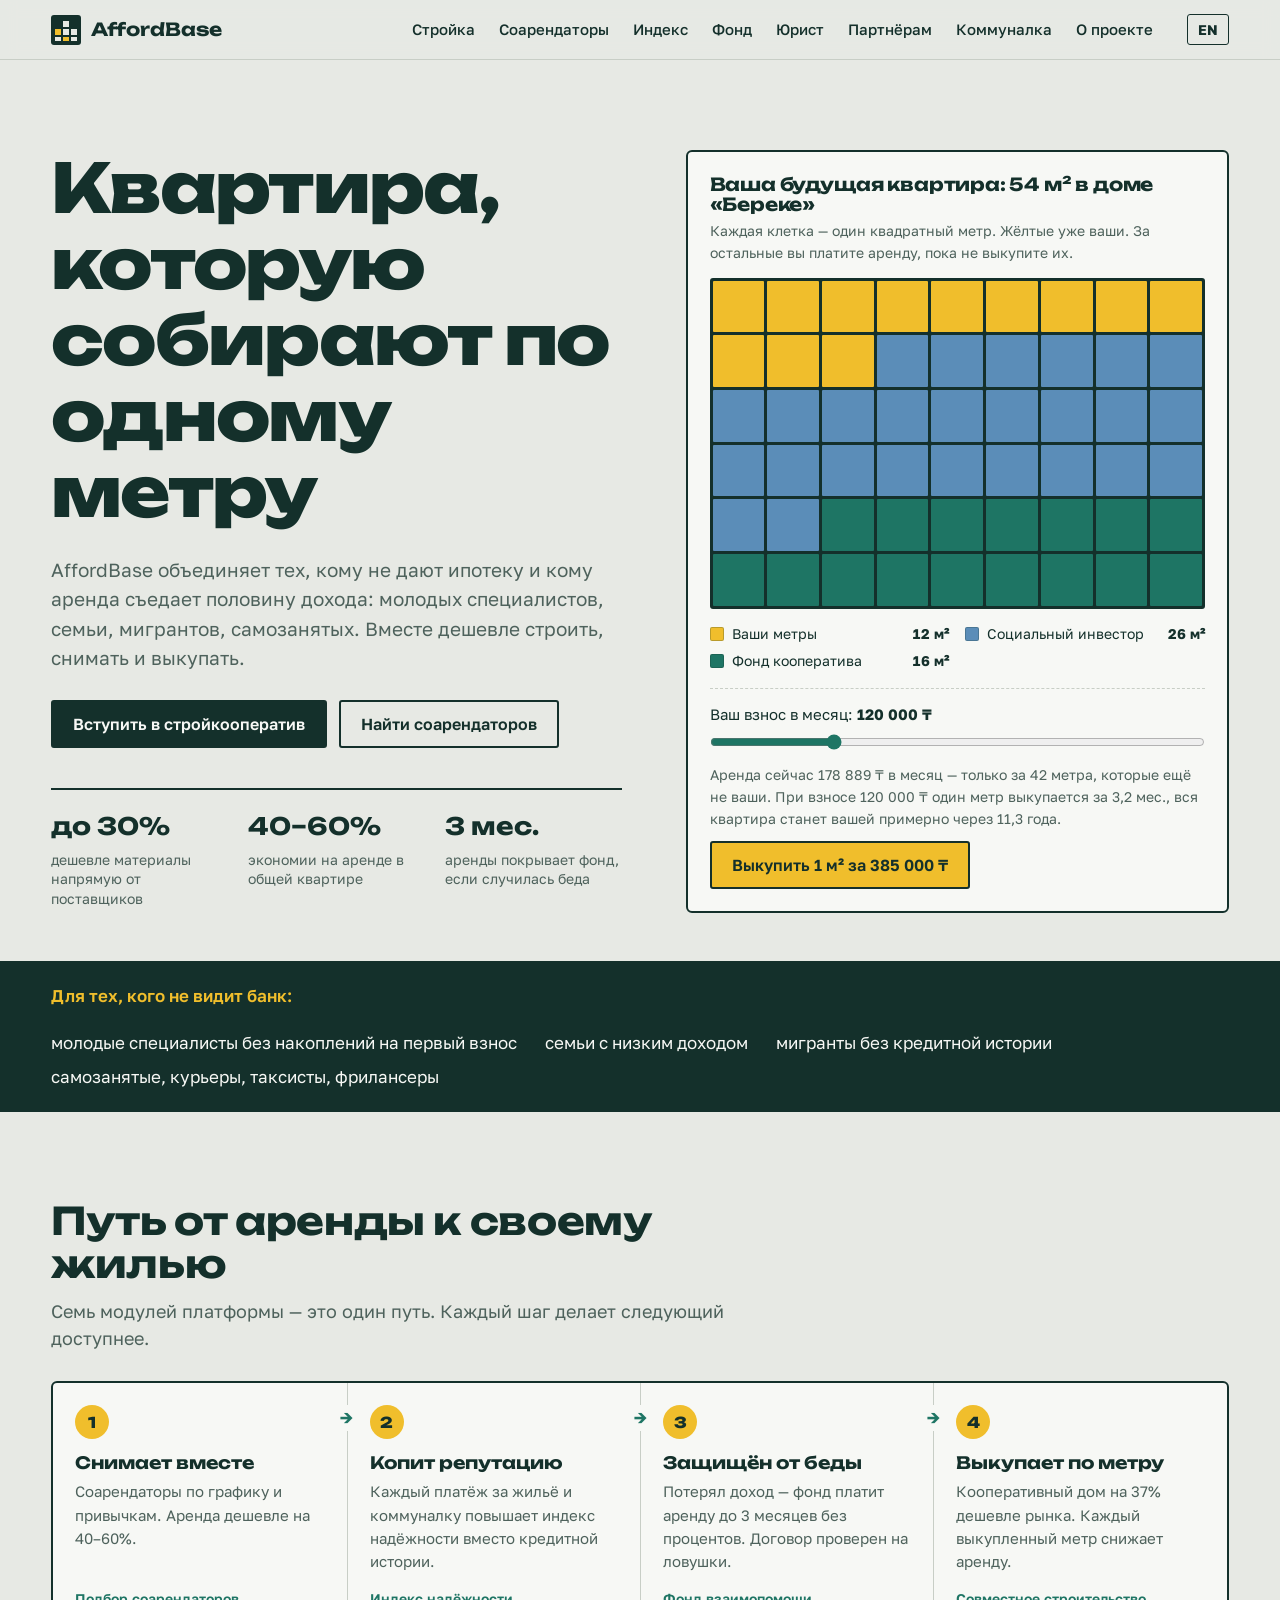
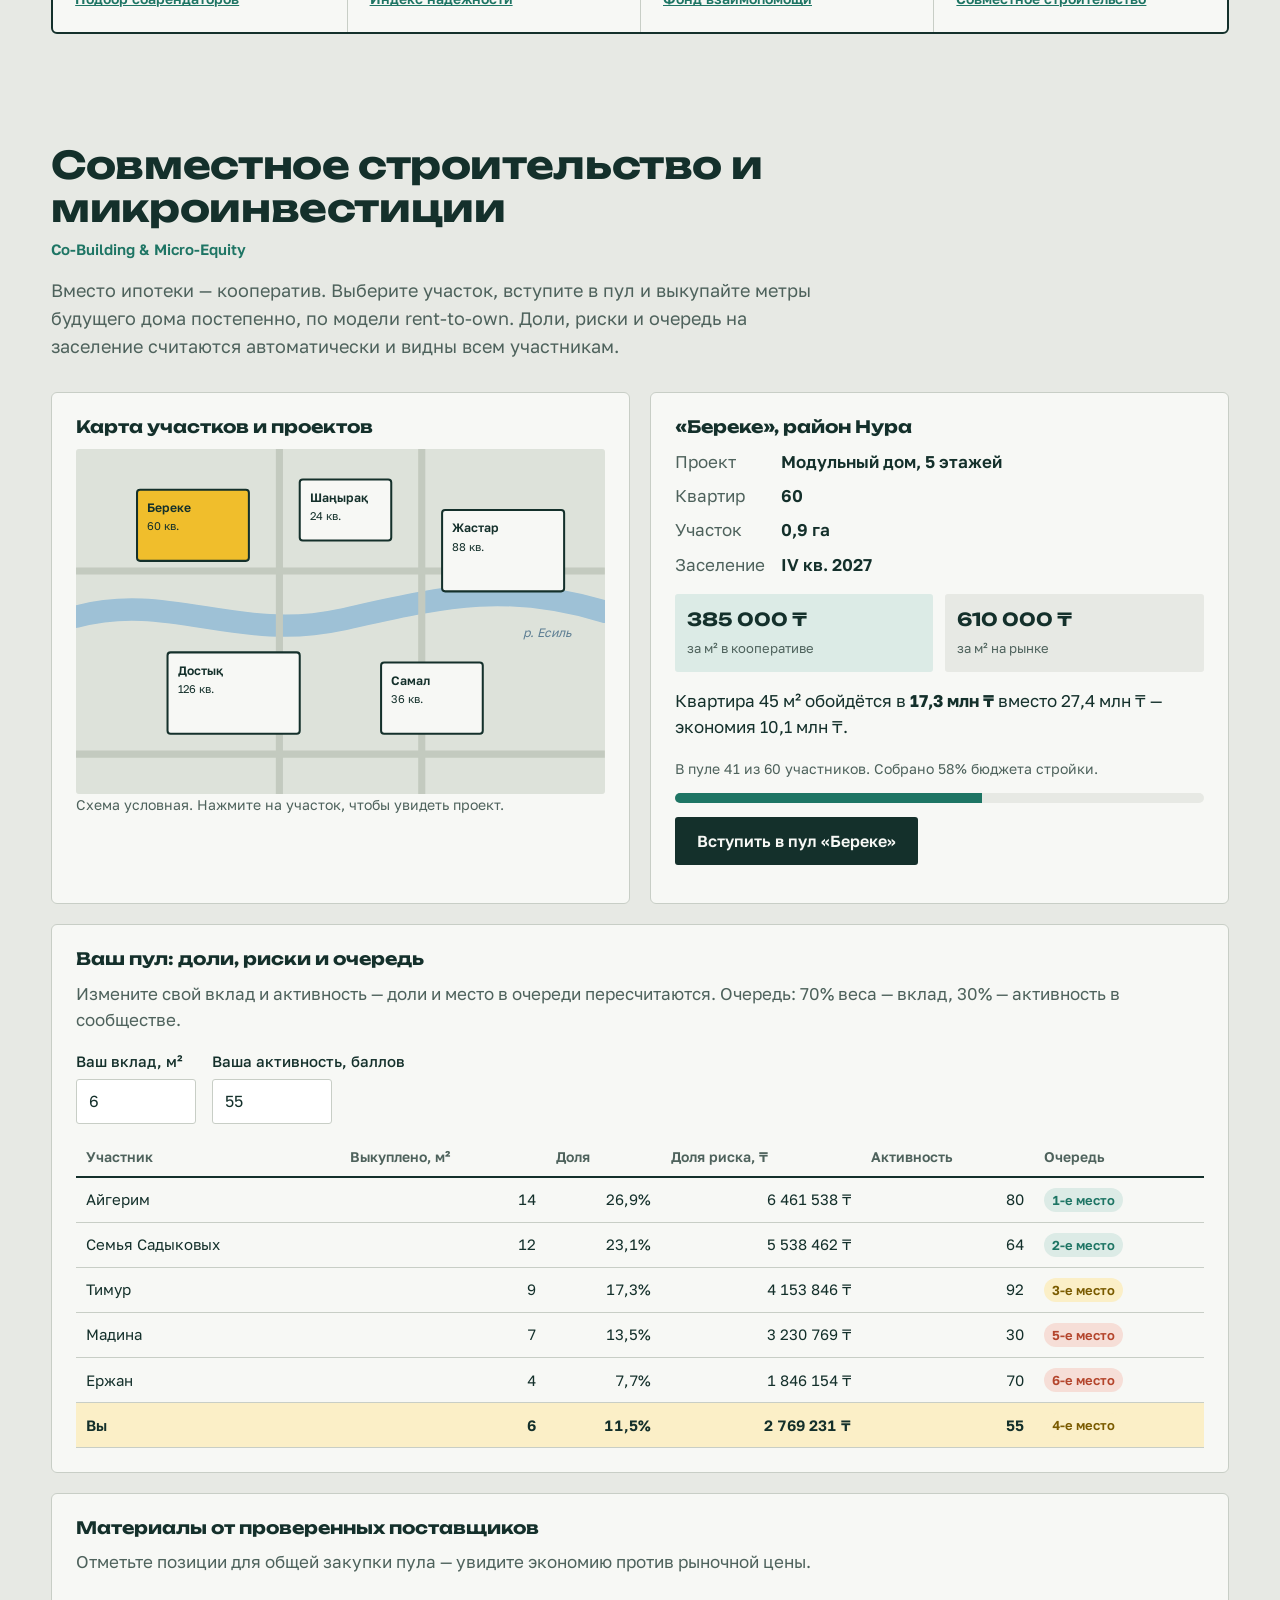
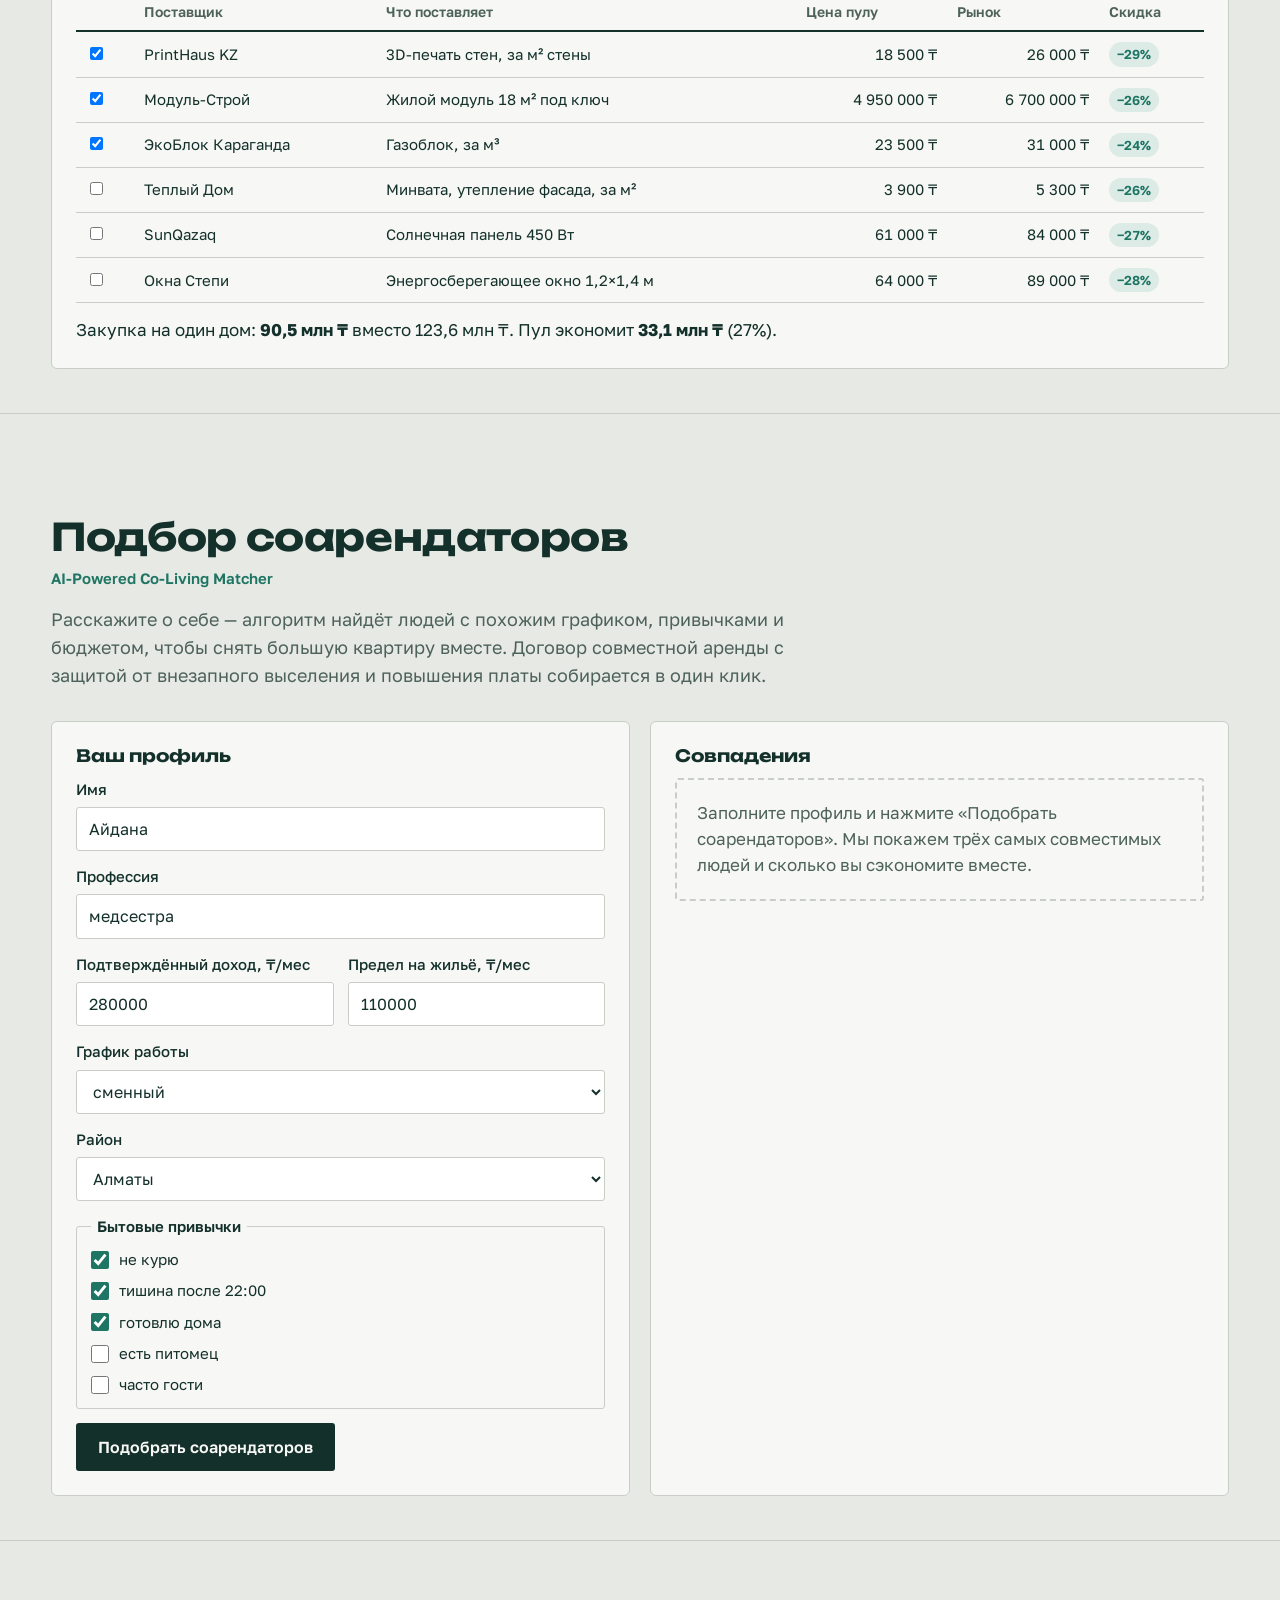
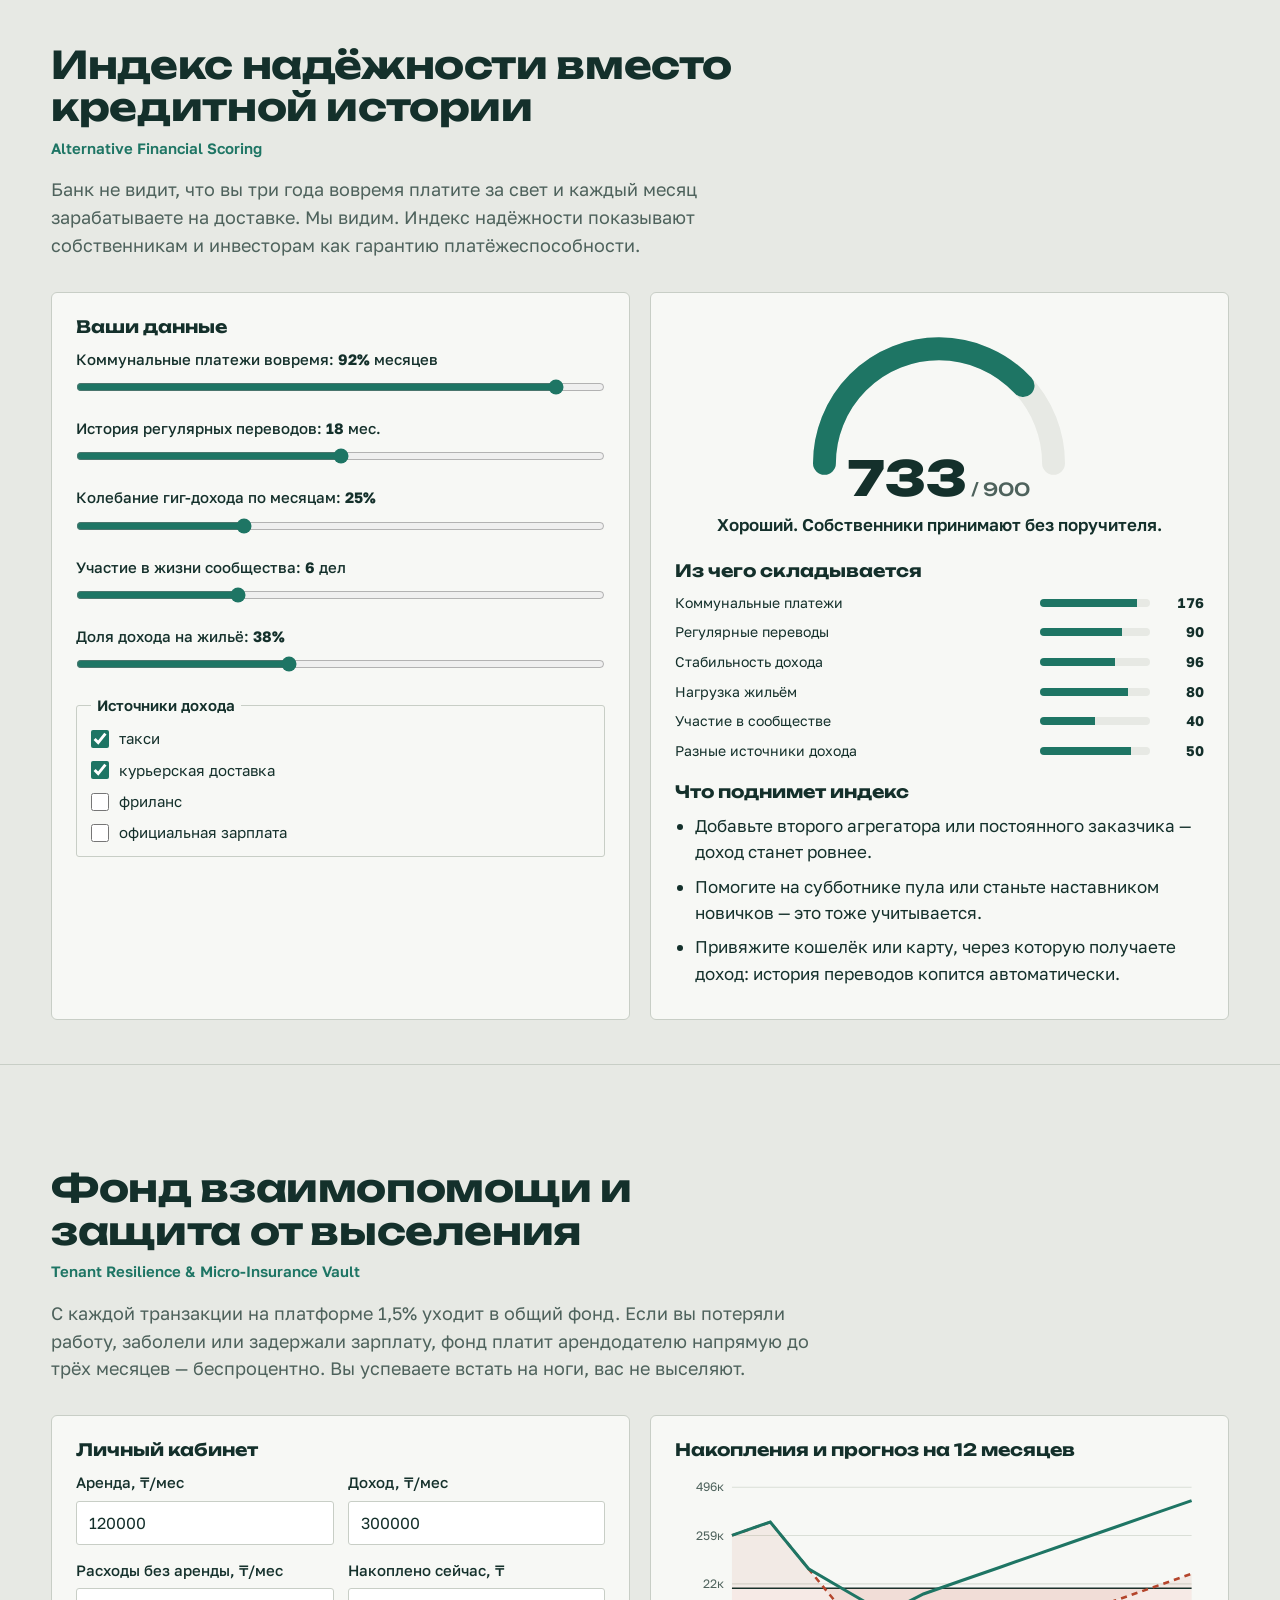
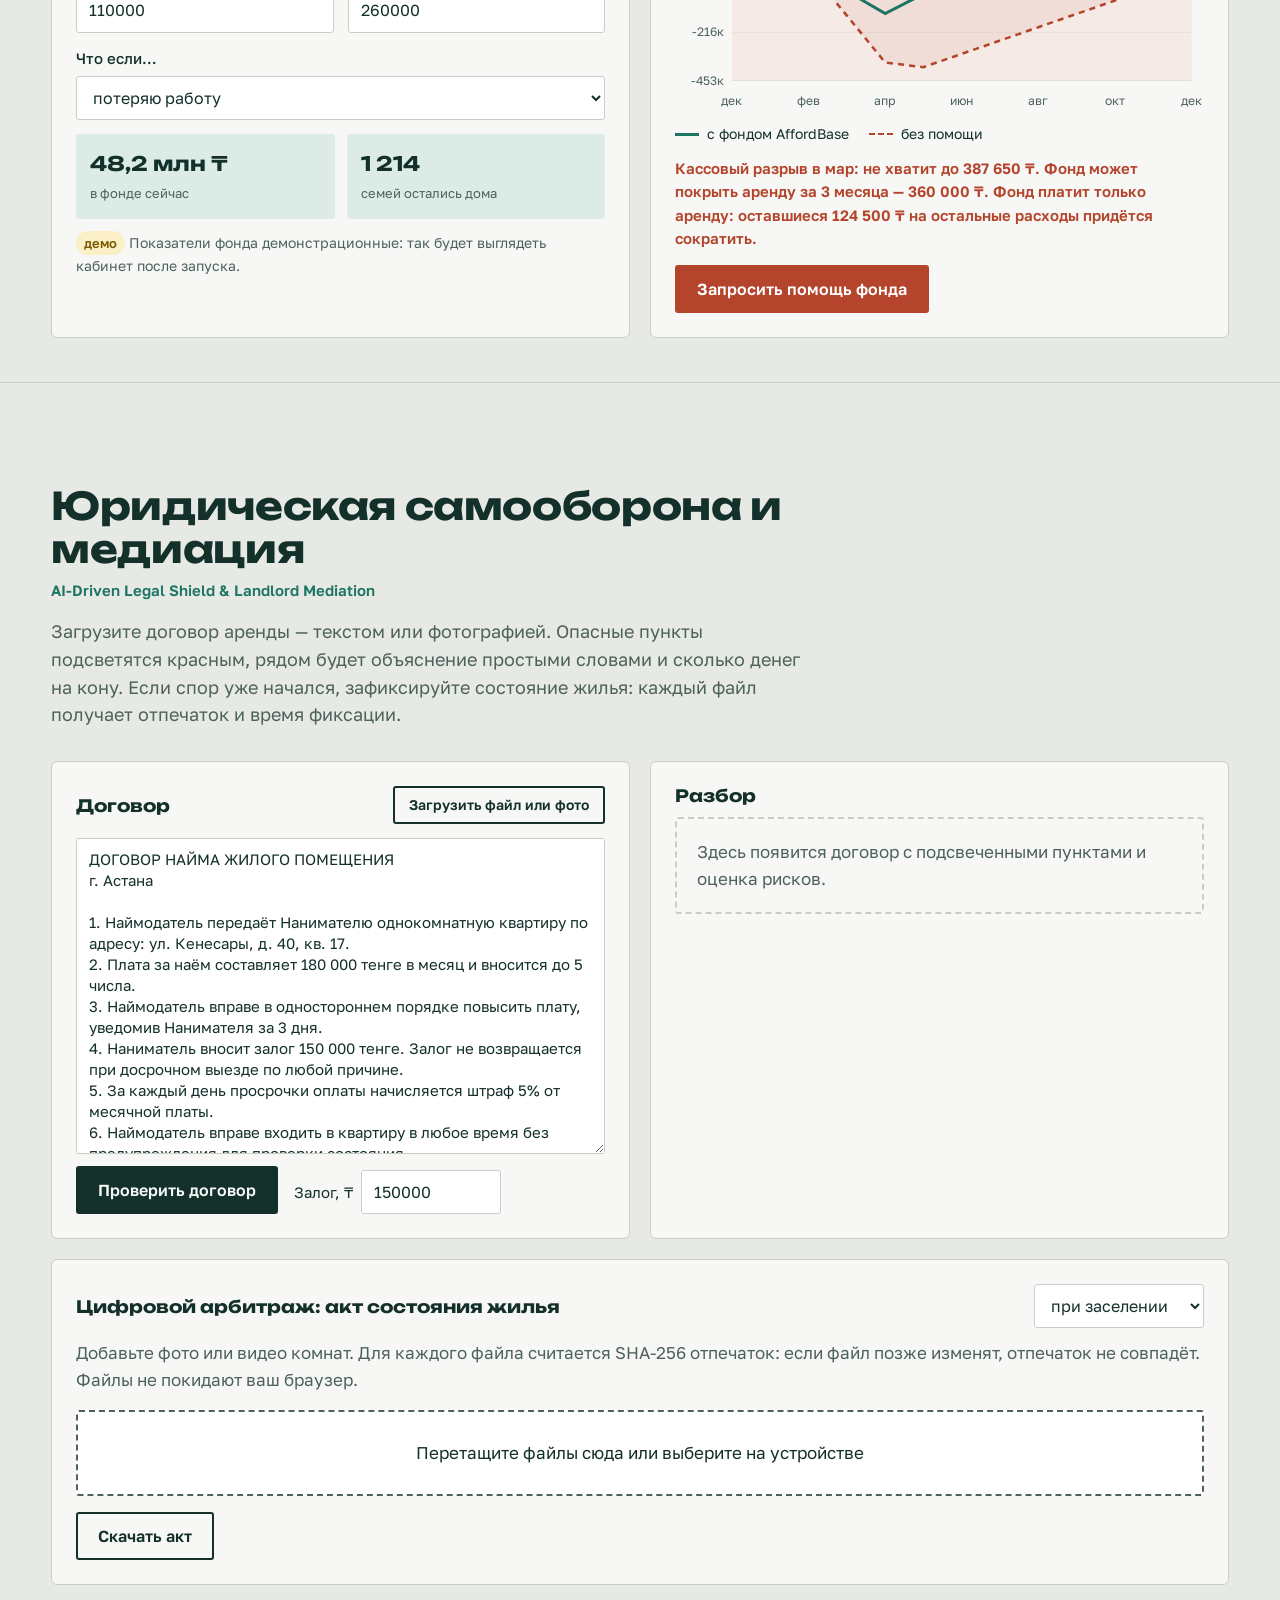
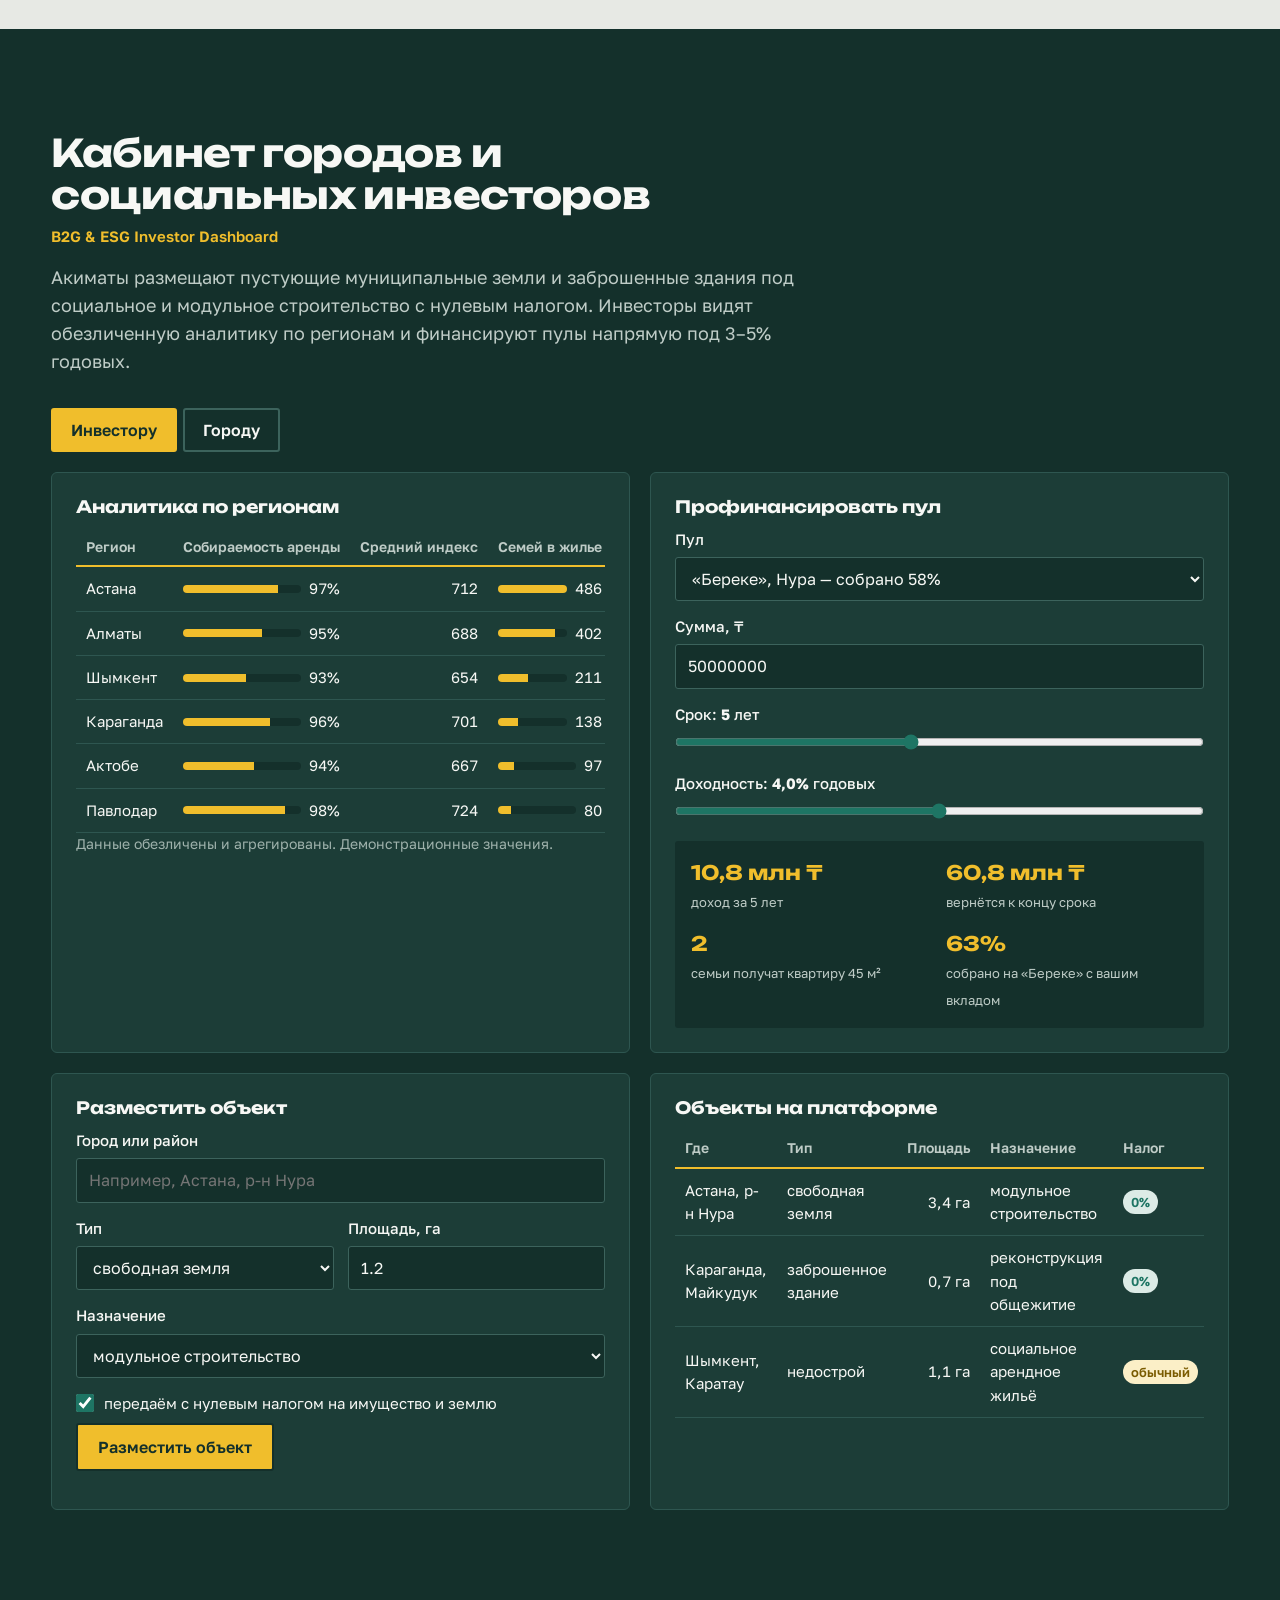
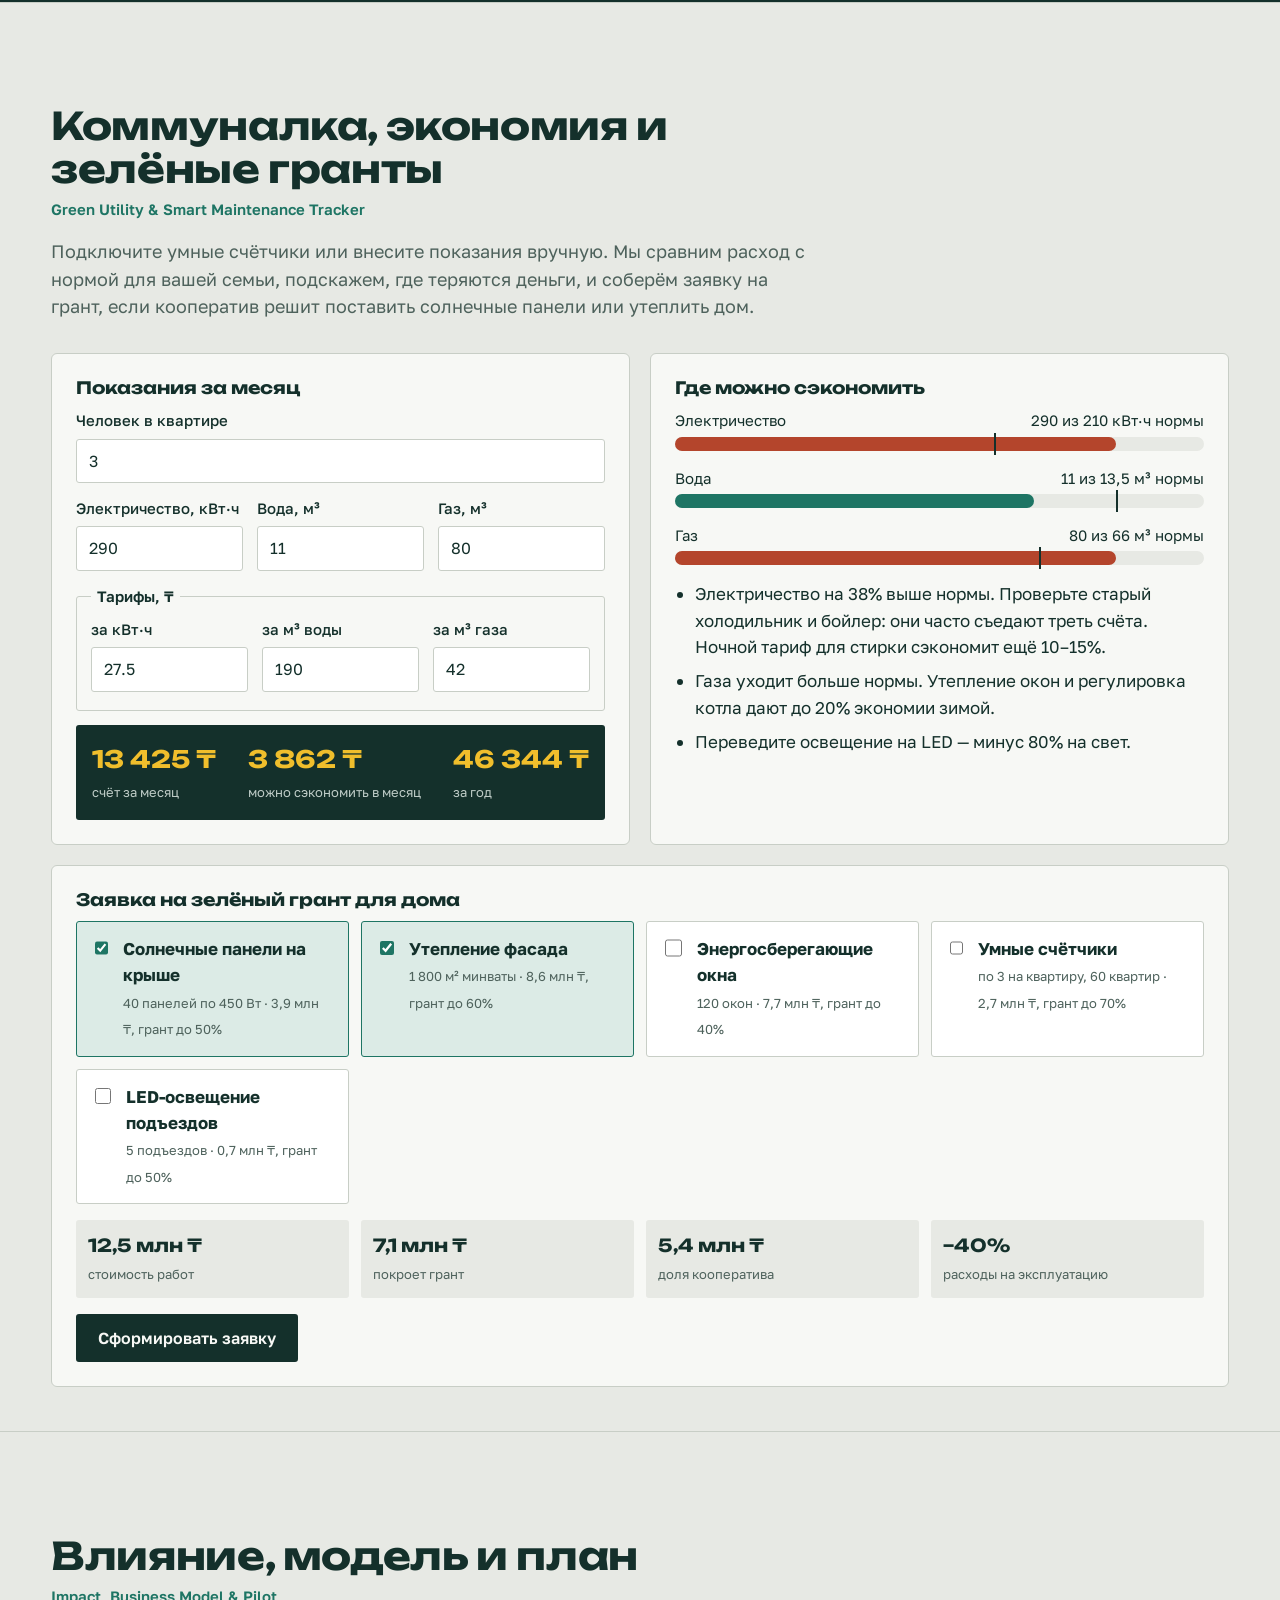
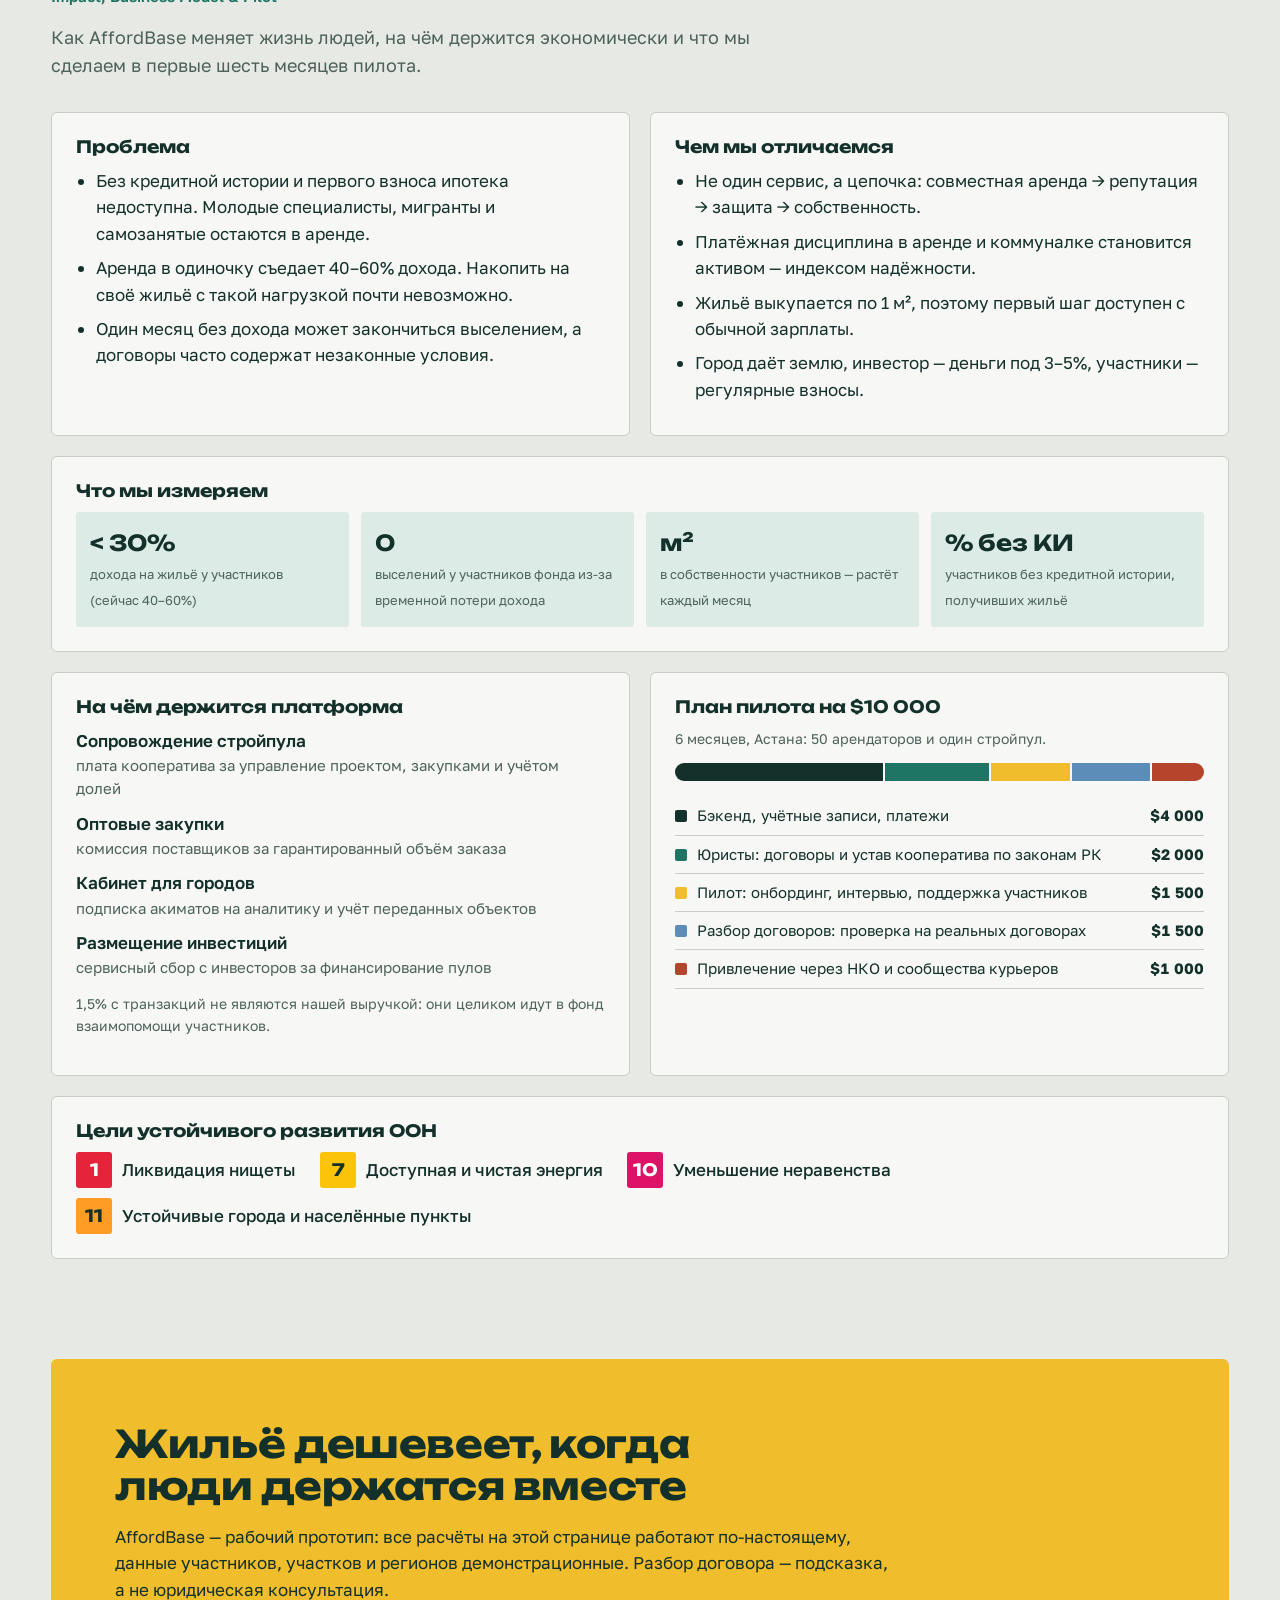
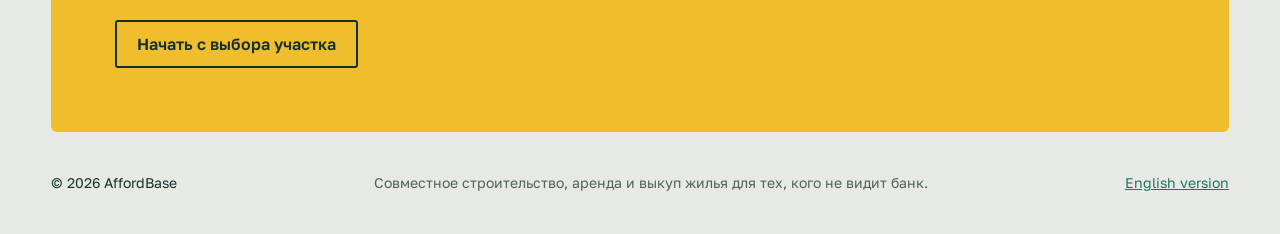
<file: index.html>
<!doctype html>
<html lang="ru">
<head>
  <meta charset="utf-8">
  <meta name="viewport" content="width=device-width, initial-scale=1">
  <title>AffordBase — доступное жильё вместе</title>
  <meta name="description" content="AffordBase: совместное строительство, умная совместная аренда, альтернативный скоринг, фонд защиты от выселения и юридическая самооборона для тех, кому жильё не по карману.">
  <meta property="og:type" content="website">
  <meta property="og:title" content="AffordBase — квартира, которую собирают по одному метру">
  <meta property="og:description" content="Совместная аренда, индекс надёжности вместо кредитной истории, фонд от выселения и выкуп жилья по 1 м² — для тех, кого не видит банк.">
  <meta property="og:locale" content="ru_RU">
  <meta name="theme-color" content="#14302B">
  <link rel="alternate" hreflang="ru" href="index.html">
  <link rel="alternate" hreflang="en" href="en.html">
  <link rel="preconnect" href="https://fonts.googleapis.com">
  <link rel="preconnect" href="https://fonts.gstatic.com" crossorigin>
  <link href="https://fonts.googleapis.com/css2?family=Unbounded:wght@500;700;800&family=Golos+Text:wght@400;500;600;700&display=swap" rel="stylesheet">
  <link rel="stylesheet" href="css/styles.css">
  <link rel="icon" href="data:image/svg+xml,%3Csvg xmlns='http://www.w3.org/2000/svg' viewBox='0 0 30 30'%3E%3Crect width='30' height='30' fill='%2314302B'/%3E%3Crect x='4' y='14' width='6' height='6' fill='%23F0BE2C'/%3E%3Crect x='12' y='14' width='6' height='6' fill='%23E7E9E4'/%3E%3Crect x='20' y='14' width='6' height='6' fill='%23E7E9E4'/%3E%3Crect x='12' y='6' width='6' height='6' fill='%23E7E9E4'/%3E%3Crect x='4' y='22' width='6' height='4' fill='%23E7E9E4'/%3E%3Crect x='12' y='22' width='6' height='4' fill='%23F0BE2C'/%3E%3Crect x='20' y='22' width='6' height='4' fill='%23E7E9E4'/%3E%3C/svg%3E">
</head>
<body>
<a class="skip" href="#main">Перейти к содержимому</a>

<header class="top">
  <a class="brand" href="#" aria-label="AffordBase, на главную">
    <svg class="brand-mark" viewBox="0 0 30 30" aria-hidden="true"><rect width="30" height="30" rx="3" fill="var(--ink)"/><rect x="4" y="14" width="6" height="6" fill="var(--signal)"/><rect x="12" y="14" width="6" height="6" fill="var(--concrete)"/><rect x="20" y="14" width="6" height="6" fill="var(--concrete)"/><rect x="12" y="6" width="6" height="6" fill="var(--concrete)"/><rect x="4" y="22" width="6" height="4" fill="var(--concrete)"/><rect x="12" y="22" width="6" height="4" fill="var(--signal)"/><rect x="20" y="22" width="6" height="4" fill="var(--concrete)"/></svg>
    <span>AffordBase</span>
  </a>
  <button class="nav-toggle" aria-expanded="false" aria-controls="nav">Разделы</button>
  <nav id="nav" class="nav" aria-label="Разделы платформы">
    <a href="#build">Стройка</a>
    <a href="#match">Соарендаторы</a>
    <a href="#score">Индекс</a>
    <a href="#vault">Фонд</a>
    <a href="#legal">Юрист</a>
    <a href="#partners">Партнёрам</a>
    <a href="#green">Коммуналка</a>
    <a href="#impact">О проекте</a>
  </nav>
  <a class="lang" href="en.html" hreflang="en" lang="en" aria-label="English version">EN</a>
</header>

<main id="main">

<!-- HERO -->
<section class="hero">
  <div class="hero-text">
    <h1>Квартира, которую собирают по одному метру</h1>
    <p class="lead">AffordBase объединяет тех, кому не дают ипотеку и кому аренда съедает половину дохода: молодых специалистов, семьи, мигрантов, самозанятых. Вместе дешевле строить, снимать и выкупать.</p>
    <div class="hero-cta">
      <a class="btn btn-primary" href="#build">Вступить в стройкооператив</a>
      <a class="btn btn-ghost" href="#match">Найти соарендаторов</a>
    </div>
    <dl class="hero-facts">
      <div><dt>до 30%</dt><dd>дешевле материалы напрямую от поставщиков</dd></div>
      <div><dt>40–60%</dt><dd>экономии на аренде в общей квартире</dd></div>
      <div><dt>3 мес.</dt><dd>аренды покрывает фонд, если случилась беда</dd></div>
    </dl>
  </div>

  <div class="flat" aria-labelledby="flat-title">
    <div class="flat-head">
      <h2 id="flat-title">Ваша будущая квартира: 54 м² в доме «Береке»</h2>
      <p class="muted">Каждая клетка — один квадратный метр. Жёлтые уже ваши. За остальные вы платите аренду, пока не выкупите их.</p>
    </div>
    <div id="flat-grid" class="flat-grid" role="img" aria-label="План квартиры из 54 клеток по одному квадратному метру"></div>
    <ul id="flat-legend" class="flat-legend"></ul>
    <div class="flat-controls">
      <label for="flat-pay">Ваш взнос в месяц: <strong id="flat-pay-out">120 000 ₸</strong></label>
      <input id="flat-pay" type="range" min="30000" max="400000" step="10000" value="120000">
      <p id="flat-calc" class="flat-calc"></p>
      <button id="flat-buy" class="btn btn-signal">Выкупить 1 м²</button>
    </div>
  </div>
</section>

<section class="audience" aria-label="Для кого платформа">
  <p>Для тех, кого не видит банк:</p>
  <ul>
    <li>молодые специалисты без накоплений на первый взнос</li>
    <li>семьи с низким доходом</li>
    <li>мигранты без кредитной истории</li>
    <li>самозанятые, курьеры, таксисты, фрилансеры</li>
  </ul>
</section>

<!-- JOURNEY -->
<section class="journey" aria-labelledby="journey-title">
  <h2 id="journey-title">Путь от аренды к своему жилью</h2>
  <p class="journey-lead">Семь модулей платформы — это один путь. Каждый шаг делает следующий доступнее.</p>
  <ol class="steps">
    <li><span class="step-n">1</span><h3>Снимает вместе</h3><p>Соарендаторы по графику и привычкам. Аренда дешевле на 40–60%.</p><a href="#match">Подбор соарендаторов</a></li>
    <li><span class="step-n">2</span><h3>Копит репутацию</h3><p>Каждый платёж за жильё и коммуналку повышает индекс надёжности вместо кредитной истории.</p><a href="#score">Индекс надёжности</a></li>
    <li><span class="step-n">3</span><h3>Защищён от беды</h3><p>Потерял доход — фонд платит аренду до 3 месяцев без процентов. Договор проверен на ловушки.</p><a href="#vault">Фонд взаимопомощи</a></li>
    <li><span class="step-n">4</span><h3>Выкупает по метру</h3><p>Кооперативный дом на 37% дешевле рынка. Каждый выкупленный метр снижает аренду.</p><a href="#build">Совместное строительство</a></li>
  </ol>
</section>

<!-- 1. CO-BUILDING -->
<section id="build" class="module">
  <header class="module-head">
    <h2>Совместное строительство и микроинвестиции</h2>
    <p class="en">Co-Building &amp; Micro-Equity</p>
    <p>Вместо ипотеки — кооператив. Выберите участок, вступите в пул и выкупайте метры будущего дома постепенно, по модели rent-to-own. Доли, риски и очередь на заселение считаются автоматически и видны всем участникам.</p>
  </header>

  <div class="tool tool-split">
    <div class="panel">
      <h3>Карта участков и проектов</h3>
      <svg id="plot-map" class="plot-map" viewBox="0 0 520 340" role="group" aria-label="Карта земельных участков"></svg>
      <p class="muted small">Схема условная. Нажмите на участок, чтобы увидеть проект.</p>
    </div>
    <div class="panel" id="plot-info" aria-live="polite"></div>
  </div>

  <div class="tool panel">
    <h3>Ваш пул: доли, риски и очередь</h3>
    <p class="muted">Измените свой вклад и активность — доли и место в очереди пересчитаются. Очередь: 70% веса — вклад, 30% — активность в сообществе.</p>
    <div class="pool-me">
      <label>Ваш вклад, м² <input id="me-m2" type="number" min="0" max="80" value="6"></label>
      <label>Ваша активность, баллов <input id="me-act" type="number" min="0" max="100" value="55"></label>
    </div>
    <div class="table-wrap">
      <table class="data" id="pool-table">
        <thead><tr><th>Участник</th><th>Выкуплено, м²</th><th>Доля</th><th>Доля риска, ₸</th><th>Активность</th><th>Очередь</th></tr></thead>
        <tbody></tbody>
      </table>
    </div>
  </div>

  <div class="tool panel">
    <h3>Материалы от проверенных поставщиков</h3>
    <p class="muted">Отметьте позиции для общей закупки пула — увидите экономию против рыночной цены.</p>
    <div class="table-wrap">
      <table class="data" id="supply-table">
        <thead><tr><th><span class="sr-only">В закупку</span></th><th>Поставщик</th><th>Что поставляет</th><th>Цена пулу</th><th>Рынок</th><th>Скидка</th></tr></thead>
        <tbody></tbody>
      </table>
    </div>
    <p class="supply-total" id="supply-total" aria-live="polite"></p>
  </div>
</section>

<!-- 2. CO-LIVING -->
<section id="match" class="module">
  <header class="module-head">
    <h2>Подбор соарендаторов</h2>
    <p class="en">AI-Powered Co-Living Matcher</p>
    <p>Расскажите о себе — алгоритм найдёт людей с похожим графиком, привычками и бюджетом, чтобы снять большую квартиру вместе. Договор совместной аренды с защитой от внезапного выселения и повышения платы собирается в один клик.</p>
  </header>
  <div class="tool tool-split">
    <form class="panel form" id="match-form">
      <h3>Ваш профиль</h3>
      <label>Имя <input name="name" value="Айдана" required></label>
      <label>Профессия <input name="job" value="медсестра"></label>
      <div class="row2">
        <label>Подтверждённый доход, ₸/мес <input name="income" type="number" min="0" step="10000" value="280000"></label>
        <label>Предел на жильё, ₸/мес <input name="budget" type="number" min="0" step="5000" value="110000"></label>
      </div>
      <label>График работы
        <select name="schedule">
          <option value="day">дневной, 9–18</option>
          <option value="shift" selected>сменный</option>
          <option value="night">ночной</option>
          <option value="remote">удалённо из дома</option>
        </select>
      </label>
      <label>Район
        <select name="district">
          <option>Есиль</option><option selected>Алматы</option><option>Сарыарка</option><option>Байконур</option><option>Нура</option>
        </select>
      </label>
      <fieldset>
        <legend>Бытовые привычки</legend>
        <label class="check"><input type="checkbox" name="habits" value="nosmoke" checked> не курю</label>
        <label class="check"><input type="checkbox" name="habits" value="quiet" checked> тишина после 22:00</label>
        <label class="check"><input type="checkbox" name="habits" value="cook" checked> готовлю дома</label>
        <label class="check"><input type="checkbox" name="habits" value="pets"> есть питомец</label>
        <label class="check"><input type="checkbox" name="habits" value="guests"> часто гости</label>
      </fieldset>
      <button class="btn btn-primary" type="submit">Подобрать соарендаторов</button>
    </form>
    <div class="panel" id="match-result" aria-live="polite">
      <h3>Совпадения</h3>
      <p class="empty">Заполните профиль и нажмите «Подобрать соарендаторов». Мы покажем трёх самых совместимых людей и сколько вы сэкономите вместе.</p>
    </div>
  </div>
  <div class="panel tool" id="lease-wrap" hidden>
    <div class="doc-head">
      <h3>Договор совместной аренды</h3>
      <button class="btn btn-ghost" id="lease-download">Скачать договор</button>
    </div>
    <pre class="doc" id="lease-text"></pre>
  </div>
</section>

<!-- 3. SCORING -->
<section id="score" class="module">
  <header class="module-head">
    <h2>Индекс надёжности вместо кредитной истории</h2>
    <p class="en">Alternative Financial Scoring</p>
    <p>Банк не видит, что вы три года вовремя платите за свет и каждый месяц зарабатываете на доставке. Мы видим. Индекс надёжности показывают собственникам и инвесторам как гарантию платёжеспособности.</p>
  </header>
  <div class="tool tool-split">
    <div class="panel form" id="score-form">
      <h3>Ваши данные</h3>
      <label>Коммунальные платежи вовремя: <strong data-out="util">92%</strong> месяцев
        <input type="range" name="util" min="0" max="100" value="92"></label>
      <label>История регулярных переводов: <strong data-out="transfers">18</strong> мес.
        <input type="range" name="transfers" min="0" max="36" value="18"></label>
      <label>Колебание гиг-дохода по месяцам: <strong data-out="volatility">25%</strong>
        <input type="range" name="volatility" min="0" max="80" value="25"></label>
      <label>Участие в жизни сообщества: <strong data-out="community">6</strong> дел
        <input type="range" name="community" min="0" max="20" value="6"></label>
      <label>Доля дохода на жильё: <strong data-out="burden">38%</strong>
        <input type="range" name="burden" min="10" max="80" value="38"></label>
      <fieldset>
        <legend>Источники дохода</legend>
        <label class="check"><input type="checkbox" name="src" value="taxi" checked> такси</label>
        <label class="check"><input type="checkbox" name="src" value="courier" checked> курьерская доставка</label>
        <label class="check"><input type="checkbox" name="src" value="freelance"> фриланс</label>
        <label class="check"><input type="checkbox" name="src" value="salary"> официальная зарплата</label>
      </fieldset>
    </div>
    <div class="panel score-out">
      <svg class="gauge" viewBox="0 0 220 130" aria-hidden="true">
        <path d="M20 115 A90 90 0 0 1 200 115" class="gauge-track"/>
        <path d="M20 115 A90 90 0 0 1 200 115" class="gauge-fill" id="gauge-fill"/>
      </svg>
      <p class="score-num"><span id="score-num">0</span><small> / 900</small></p>
      <p class="score-band" id="score-band"></p>
      <h3>Из чего складывается</h3>
      <ul class="factors" id="score-factors"></ul>
      <h3>Что поднимет индекс</h3>
      <ul class="tips" id="score-tips"></ul>
    </div>
  </div>
</section>

<!-- 4. VAULT -->
<section id="vault" class="module">
  <header class="module-head">
    <h2>Фонд взаимопомощи и защита от выселения</h2>
    <p class="en">Tenant Resilience &amp; Micro-Insurance Vault</p>
    <p>С каждой транзакции на платформе 1,5% уходит в общий фонд. Если вы потеряли работу, заболели или задержали зарплату, фонд платит арендодателю напрямую до трёх месяцев — беспроцентно. Вы успеваете встать на ноги, вас не выселяют.</p>
  </header>
  <div class="tool tool-split">
    <div class="panel form" id="vault-form">
      <h3>Личный кабинет</h3>
      <div class="row2">
        <label>Аренда, ₸/мес <input name="rent" type="number" min="0" step="5000" value="120000"></label>
        <label>Доход, ₸/мес <input name="income" type="number" min="0" step="10000" value="300000"></label>
      </div>
      <div class="row2">
        <label>Расходы без аренды, ₸/мес <input name="spend" type="number" min="0" step="5000" value="110000"></label>
        <label>Накоплено сейчас, ₸ <input name="saved" type="number" min="0" step="10000" value="260000"></label>
      </div>
      <label>Что если…
        <select name="shock">
          <option value="none">всё идёт как обычно</option>
          <option value="job" selected>потеряю работу</option>
          <option value="ill">заболею на месяц</option>
          <option value="delay">зарплату задержат на 2 месяца</option>
        </select>
      </label>
      <div class="fund-stats">
        <div><strong id="fund-balance">48,2 млн ₸</strong><span>в фонде сейчас</span></div>
        <div><strong id="fund-families">1 214</strong><span>семей остались дома</span></div>
      </div>
      <p class="small muted demo-note"><span class="tag mid">демо</span> Показатели фонда демонстрационные: так будет выглядеть кабинет после запуска.</p>
    </div>
    <div class="panel">
      <h3>Накопления и прогноз на 12 месяцев</h3>
      <svg id="vault-chart" class="chart" viewBox="0 0 520 240" role="img" aria-label="График накоплений и прогноз кассового разрыва"></svg>
      <ul class="chart-legend">
        <li><span class="ln ln-fund"></span>с фондом AffordBase</li>
        <li><span class="ln ln-plain"></span>без помощи</li>
      </ul>
      <p id="vault-gap" class="gap-note" aria-live="polite"></p>
      <button class="btn btn-danger" id="vault-sos">Запросить помощь фонда</button>
      <div id="vault-loan" class="loan" hidden aria-live="polite"></div>
    </div>
  </div>
</section>

<!-- 5. LEGAL -->
<section id="legal" class="module">
  <header class="module-head">
    <h2>Юридическая самооборона и медиация</h2>
    <p class="en">AI-Driven Legal Shield &amp; Landlord Mediation</p>
    <p>Загрузите договор аренды — текстом или фотографией. Опасные пункты подсветятся красным, рядом будет объяснение простыми словами и сколько денег на кону. Если спор уже начался, зафиксируйте состояние жилья: каждый файл получает отпечаток и время фиксации.</p>
  </header>
  <div class="tool tool-split">
    <div class="panel">
      <div class="doc-head">
        <h3>Договор</h3>
        <label class="btn btn-ghost file-btn">Загрузить файл или фото
          <input type="file" id="contract-file" accept=".txt,image/*">
        </label>
      </div>
      <p id="ocr-status" class="muted small" aria-live="polite"></p>
      <label class="sr-only" for="contract-text">Текст договора</label>
      <textarea id="contract-text" rows="14"></textarea>
      <div class="row-btns">
        <button class="btn btn-primary" id="contract-check">Проверить договор</button>
        <label class="inline">Залог, ₸ <input type="number" id="deposit" value="150000" step="10000" min="0"></label>
      </div>
    </div>
    <div class="panel" id="legal-result" aria-live="polite">
      <h3>Разбор</h3>
      <p class="empty">Здесь появится договор с подсвеченными пунктами и оценка рисков.</p>
    </div>
  </div>

  <div class="tool panel">
    <div class="doc-head">
      <h3>Цифровой арбитраж: акт состояния жилья</h3>
      <select id="act-stage" aria-label="Этап">
        <option>при заселении</option><option>при выезде</option><option>во время спора</option>
      </select>
    </div>
    <p class="muted">Добавьте фото или видео комнат. Для каждого файла считается SHA-256 отпечаток: если файл позже изменят, отпечаток не совпадёт. Файлы не покидают ваш браузер.</p>
    <label class="drop" id="act-drop">
      <input type="file" id="act-files" accept="image/*,video/*" multiple>
      <span>Перетащите файлы сюда или выберите на устройстве</span>
    </label>
    <div class="table-wrap">
      <table class="data" id="act-table" hidden>
        <thead><tr><th>Файл</th><th>Снято</th><th>Зафиксировано</th><th>Отпечаток SHA-256</th></tr></thead>
        <tbody></tbody>
      </table>
    </div>
    <button class="btn btn-ghost" id="act-download" hidden>Скачать акт</button>
  </div>
</section>

<!-- 6. PARTNERS -->
<section id="partners" class="module module-dark">
  <header class="module-head">
    <h2>Кабинет городов и социальных инвесторов</h2>
    <p class="en">B2G &amp; ESG Investor Dashboard</p>
    <p>Акиматы размещают пустующие муниципальные земли и заброшенные здания под социальное и модульное строительство с нулевым налогом. Инвесторы видят обезличенную аналитику по регионам и финансируют пулы напрямую под 3–5% годовых.</p>
  </header>
  <div class="tabs" role="tablist" aria-label="Тип партнёра">
    <button role="tab" id="tab-inv" aria-selected="true" aria-controls="pane-inv">Инвестору</button>
    <button role="tab" id="tab-city" aria-selected="false" aria-controls="pane-city" tabindex="-1">Городу</button>
  </div>

  <div id="pane-inv" role="tabpanel" aria-labelledby="tab-inv" class="tool tool-split">
    <div class="panel panel-dark">
      <h3>Аналитика по регионам</h3>
      <div class="table-wrap">
        <table class="data data-dark" id="region-table">
          <thead><tr><th>Регион</th><th>Собираемость аренды</th><th>Средний индекс</th><th>Семей в жилье</th></tr></thead>
          <tbody></tbody>
        </table>
      </div>
      <p class="small muted-dark">Данные обезличены и агрегированы. Демонстрационные значения.</p>
    </div>
    <div class="panel panel-dark form" id="invest-form">
      <h3>Профинансировать пул</h3>
      <label>Пул
        <select name="pool" id="invest-pool"></select>
      </label>
      <label>Сумма, ₸ <input name="amount" type="number" min="1000000" step="1000000" value="50000000"></label>
      <label>Срок: <strong data-out="years">5</strong> лет <input type="range" name="years" min="1" max="10" value="5"></label>
      <label>Доходность: <strong data-out="rate">4,0%</strong> годовых <input type="range" name="rate" min="3" max="5" step="0.1" value="4"></label>
      <div class="invest-out" id="invest-out" aria-live="polite"></div>
    </div>
  </div>

  <div id="pane-city" role="tabpanel" aria-labelledby="tab-city" class="tool tool-split" hidden>
    <form class="panel panel-dark form" id="land-form">
      <h3>Разместить объект</h3>
      <label>Город или район <input name="where" required placeholder="Например, Астана, р-н Нура"></label>
      <div class="row2">
        <label>Тип
          <select name="kind"><option>свободная земля</option><option>заброшенное здание</option><option>недострой</option></select>
        </label>
        <label>Площадь, га <input name="area" type="number" min="0.05" step="0.05" value="1.2" required></label>
      </div>
      <label>Назначение
        <select name="use"><option>модульное строительство</option><option>социальное арендное жильё</option><option>реконструкция под общежитие</option></select>
      </label>
      <label class="check"><input type="checkbox" name="zerotax" checked> передаём с нулевым налогом на имущество и землю</label>
      <button class="btn btn-signal" type="submit">Разместить объект</button>
      <p class="small" id="land-msg" aria-live="polite"></p>
    </form>
    <div class="panel panel-dark">
      <h3>Объекты на платформе</h3>
      <div class="table-wrap">
        <table class="data data-dark" id="land-table">
          <thead><tr><th>Где</th><th>Тип</th><th>Площадь</th><th>Назначение</th><th>Налог</th></tr></thead>
          <tbody></tbody>
        </table>
      </div>
    </div>
  </div>
</section>

<!-- 7. GREEN -->
<section id="green" class="module">
  <header class="module-head">
    <h2>Коммуналка, экономия и зелёные гранты</h2>
    <p class="en">Green Utility &amp; Smart Maintenance Tracker</p>
    <p>Подключите умные счётчики или внесите показания вручную. Мы сравним расход с нормой для вашей семьи, подскажем, где теряются деньги, и соберём заявку на грант, если кооператив решит поставить солнечные панели или утеплить дом.</p>
  </header>
  <div class="tool tool-split">
    <div class="panel form" id="green-form">
      <h3>Показания за месяц</h3>
      <label>Человек в квартире <input name="people" type="number" min="1" max="12" value="3"></label>
      <div class="row3">
        <label>Электричество, кВт·ч <input name="el" type="number" min="0" value="290"></label>
        <label>Вода, м³ <input name="water" type="number" min="0" step="0.5" value="11"></label>
        <label>Газ, м³ <input name="gas" type="number" min="0" value="80"></label>
      </div>
      <fieldset>
        <legend>Тарифы, ₸</legend>
        <div class="row3">
          <label>за кВт·ч <input name="tel" type="number" step="0.1" value="27.5"></label>
          <label>за м³ воды <input name="twater" type="number" step="1" value="190"></label>
          <label>за м³ газа <input name="tgas" type="number" step="0.5" value="42"></label>
        </div>
      </fieldset>
      <div class="bill" id="green-bill" aria-live="polite"></div>
    </div>
    <div class="panel">
      <h3>Где можно сэкономить</h3>
      <div class="usage" id="green-usage"></div>
      <ul class="tips" id="green-tips"></ul>
    </div>
  </div>
  <div class="tool panel">
    <h3>Заявка на зелёный грант для дома</h3>
    <div class="grant-grid" id="grant-opts"></div>
    <div class="grant-out" id="grant-out" aria-live="polite"></div>
    <button class="btn btn-primary" id="grant-make">Сформировать заявку</button>
    <div id="grant-doc-wrap" hidden>
      <div class="doc-head"><h3>Заявка</h3><button class="btn btn-ghost" id="grant-download">Скачать заявку</button></div>
      <pre class="doc" id="grant-doc"></pre>
    </div>
  </div>
</section>

<!-- IMPACT -->
<section id="impact" class="module">
  <header class="module-head">
    <h2>Влияние, модель и план</h2>
    <p class="en">Impact, Business Model &amp; Pilot</p>
    <p>Как AffordBase меняет жизнь людей, на чём держится экономически и что мы сделаем в первые шесть месяцев пилота.</p>
  </header>

  <div class="impact-grid">
    <article class="panel">
      <h3>Проблема</h3>
      <ul class="tips">
        <li>Без кредитной истории и первого взноса ипотека недоступна. Молодые специалисты, мигранты и самозанятые остаются в аренде.</li>
        <li>Аренда в одиночку съедает 40–60% дохода. Накопить на своё жильё с такой нагрузкой почти невозможно.</li>
        <li>Один месяц без дохода может закончиться выселением, а договоры часто содержат незаконные условия.</li>
      </ul>
    </article>
    <article class="panel">
      <h3>Чем мы отличаемся</h3>
      <ul class="tips">
        <li>Не один сервис, а цепочка: совместная аренда → репутация → защита → собственность.</li>
        <li>Платёжная дисциплина в аренде и коммуналке становится активом — индексом надёжности.</li>
        <li>Жильё выкупается по 1 м², поэтому первый шаг доступен с обычной зарплаты.</li>
        <li>Город даёт землю, инвестор — деньги под 3–5%, участники — регулярные взносы.</li>
      </ul>
    </article>
  </div>

  <div class="tool panel">
    <h3>Что мы измеряем</h3>
    <div class="kpis">
      <div><strong>&lt; 30%</strong><span>дохода на жильё у участников (сейчас 40–60%)</span></div>
      <div><strong>0</strong><span>выселений у участников фонда из-за временной потери дохода</span></div>
      <div><strong>м²</strong><span>в собственности участников — растёт каждый месяц</span></div>
      <div><strong>% без КИ</strong><span>участников без кредитной истории, получивших жильё</span></div>
    </div>
  </div>

  <div class="impact-grid">
    <article class="panel">
      <h3>На чём держится платформа</h3>
      <dl class="revenue">
        <dt>Сопровождение стройпула</dt><dd>плата кооператива за управление проектом, закупками и учётом долей</dd>
        <dt>Оптовые закупки</dt><dd>комиссия поставщиков за гарантированный объём заказа</dd>
        <dt>Кабинет для городов</dt><dd>подписка акиматов на аналитику и учёт переданных объектов</dd>
        <dt>Размещение инвестиций</dt><dd>сервисный сбор с инвесторов за финансирование пулов</dd>
      </dl>
      <p class="small muted">1,5% с транзакций не являются нашей выручкой: они целиком идут в фонд взаимопомощи участников.</p>
    </article>
    <article class="panel">
      <h3>План пилота на $10 000</h3>
      <p class="muted small">6 месяцев, Астана: 50 арендаторов и один стройпул.</p>
      <div class="budget" role="img" aria-label="Распределение бюджета: 40% — разработка, 20% — юристы, 15% — пилот, 15% — разбор договоров, 10% — привлечение участников">
        <span style="flex:40;background:var(--ink)"></span><span style="flex:20;background:var(--teal)"></span><span style="flex:15;background:var(--signal)"></span><span style="flex:15;background:var(--sky)"></span><span style="flex:10;background:var(--brick)"></span>
      </div>
      <ul class="budget-list">
        <li><i style="background:var(--ink)"></i>Бэкенд, учётные записи, платежи<b>$4 000</b></li>
        <li><i style="background:var(--teal)"></i>Юристы: договоры и устав кооператива по законам РК<b>$2 000</b></li>
        <li><i style="background:var(--signal)"></i>Пилот: онбординг, интервью, поддержка участников<b>$1 500</b></li>
        <li><i style="background:var(--sky)"></i>Разбор договоров: проверка на реальных договорах<b>$1 500</b></li>
        <li><i style="background:var(--brick)"></i>Привлечение через НКО и сообщества курьеров<b>$1 000</b></li>
      </ul>
    </article>
  </div>

  <div class="tool panel">
    <h3>Цели устойчивого развития ООН</h3>
    <ul class="sdg">
      <li><b style="background:#E5243B">1</b>Ликвидация нищеты</li>
      <li><b style="background:#FCC30B;color:var(--ink)">7</b>Доступная и чистая энергия</li>
      <li><b style="background:#DD1367">10</b>Уменьшение неравенства</li>
      <li><b style="background:#FD9D24;color:var(--ink)">11</b>Устойчивые города и населённые пункты</li>
    </ul>
  </div>
</section>

<section class="closing">
  <h2>Жильё дешевеет, когда люди держатся вместе</h2>
  <p>AffordBase — рабочий прототип: все расчёты на этой странице работают по-настоящему, данные участников, участков и регионов демонстрационные. Разбор договора — подсказка, а не юридическая консультация.</p>
  <a class="btn btn-signal" href="#build">Начать с выбора участка</a>
</section>
</main>

<footer class="foot">
  <p>© 2026 AffordBase</p>
  <p class="muted">Совместное строительство, аренда и выкуп жилья для тех, кого не видит банк.</p>
  <p><a href="en.html" hreflang="en" lang="en">English version</a></p>
</footer>

<script src="js/data.js"></script>
<script src="js/app.js"></script>
</body>
</html>
</file>
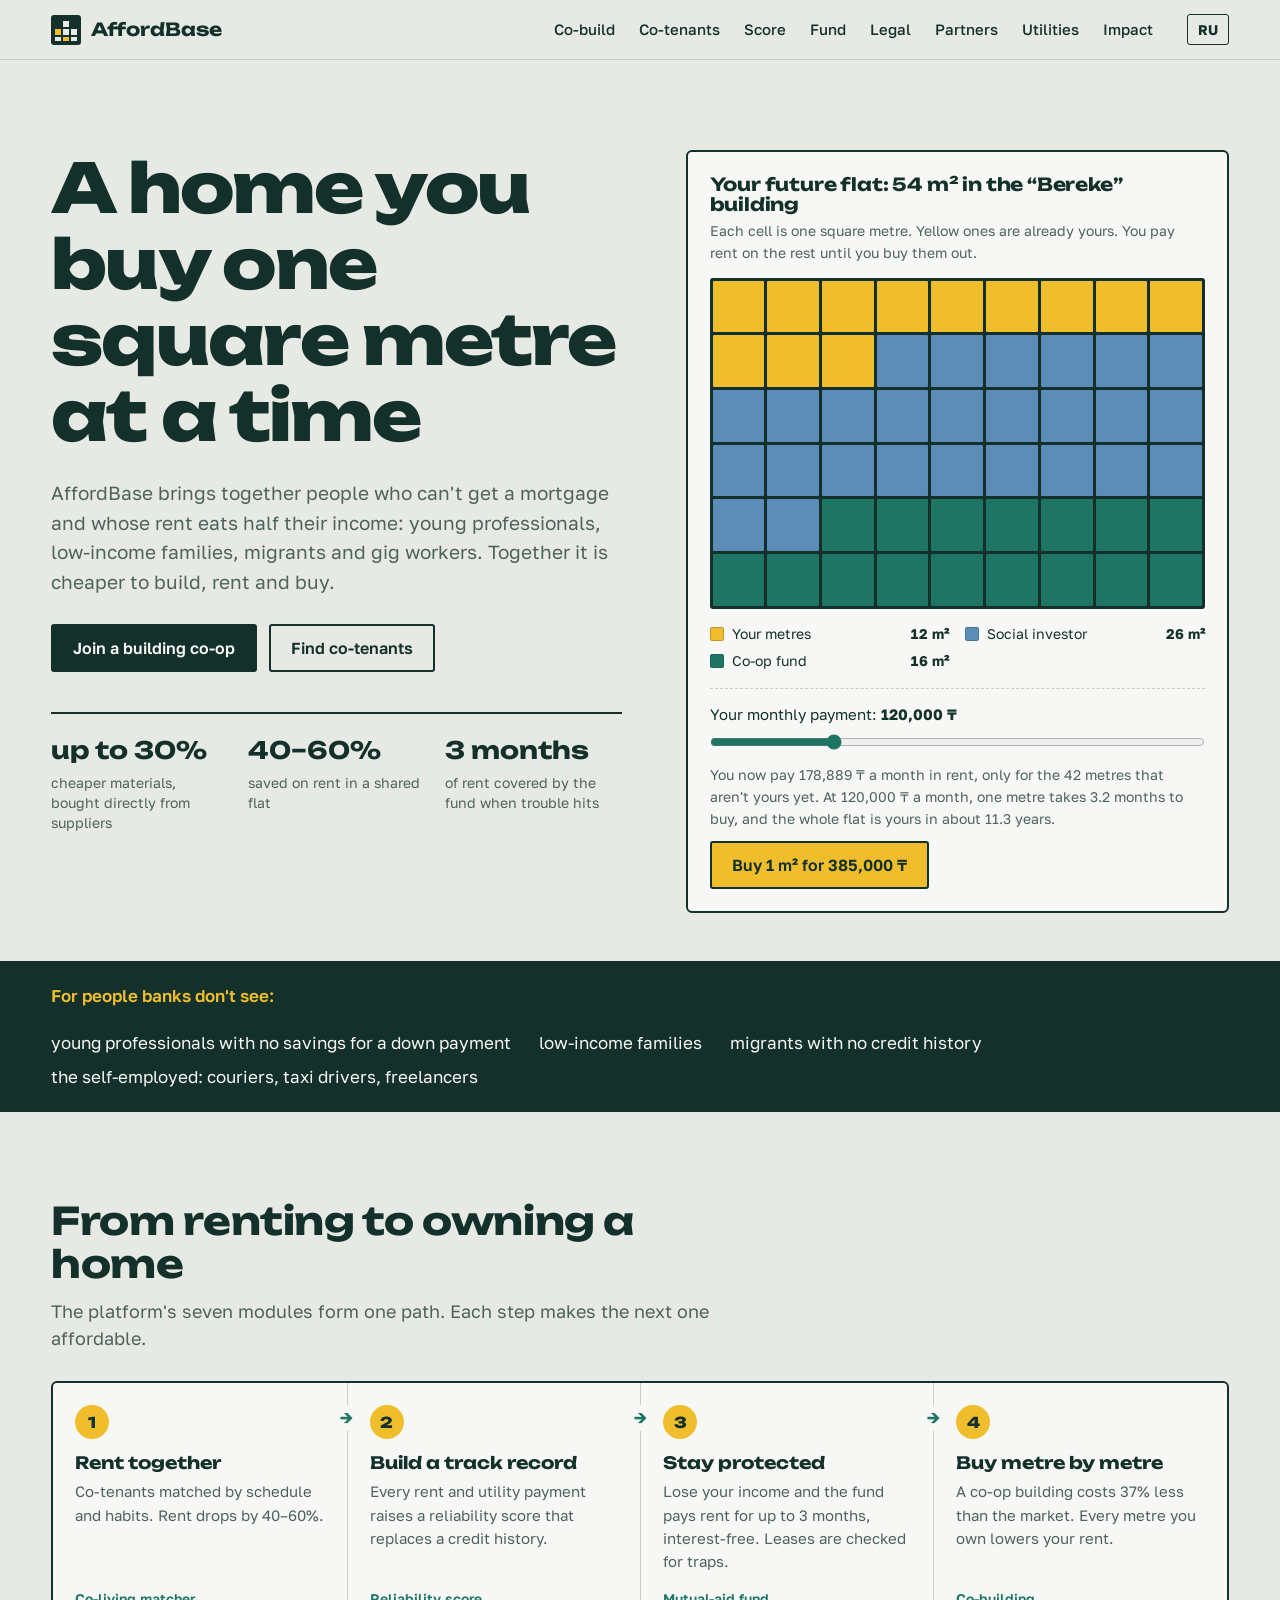
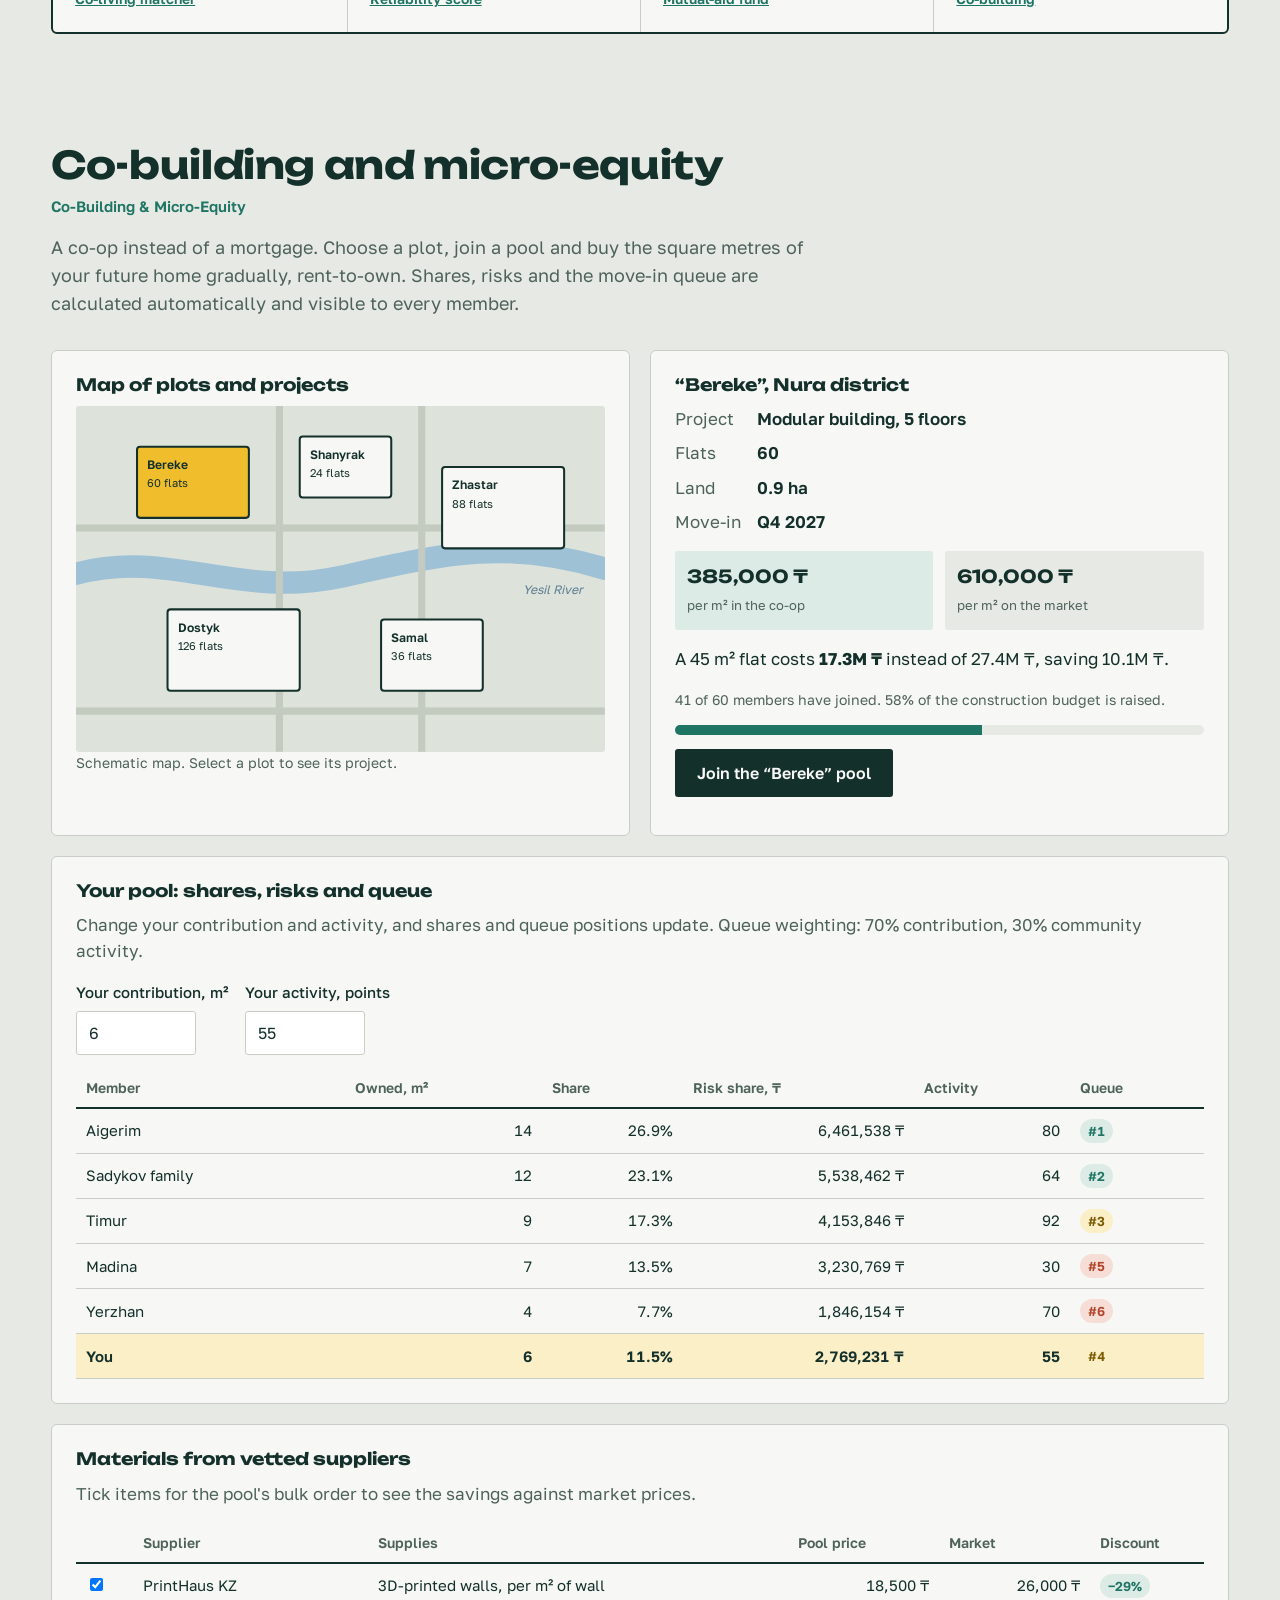
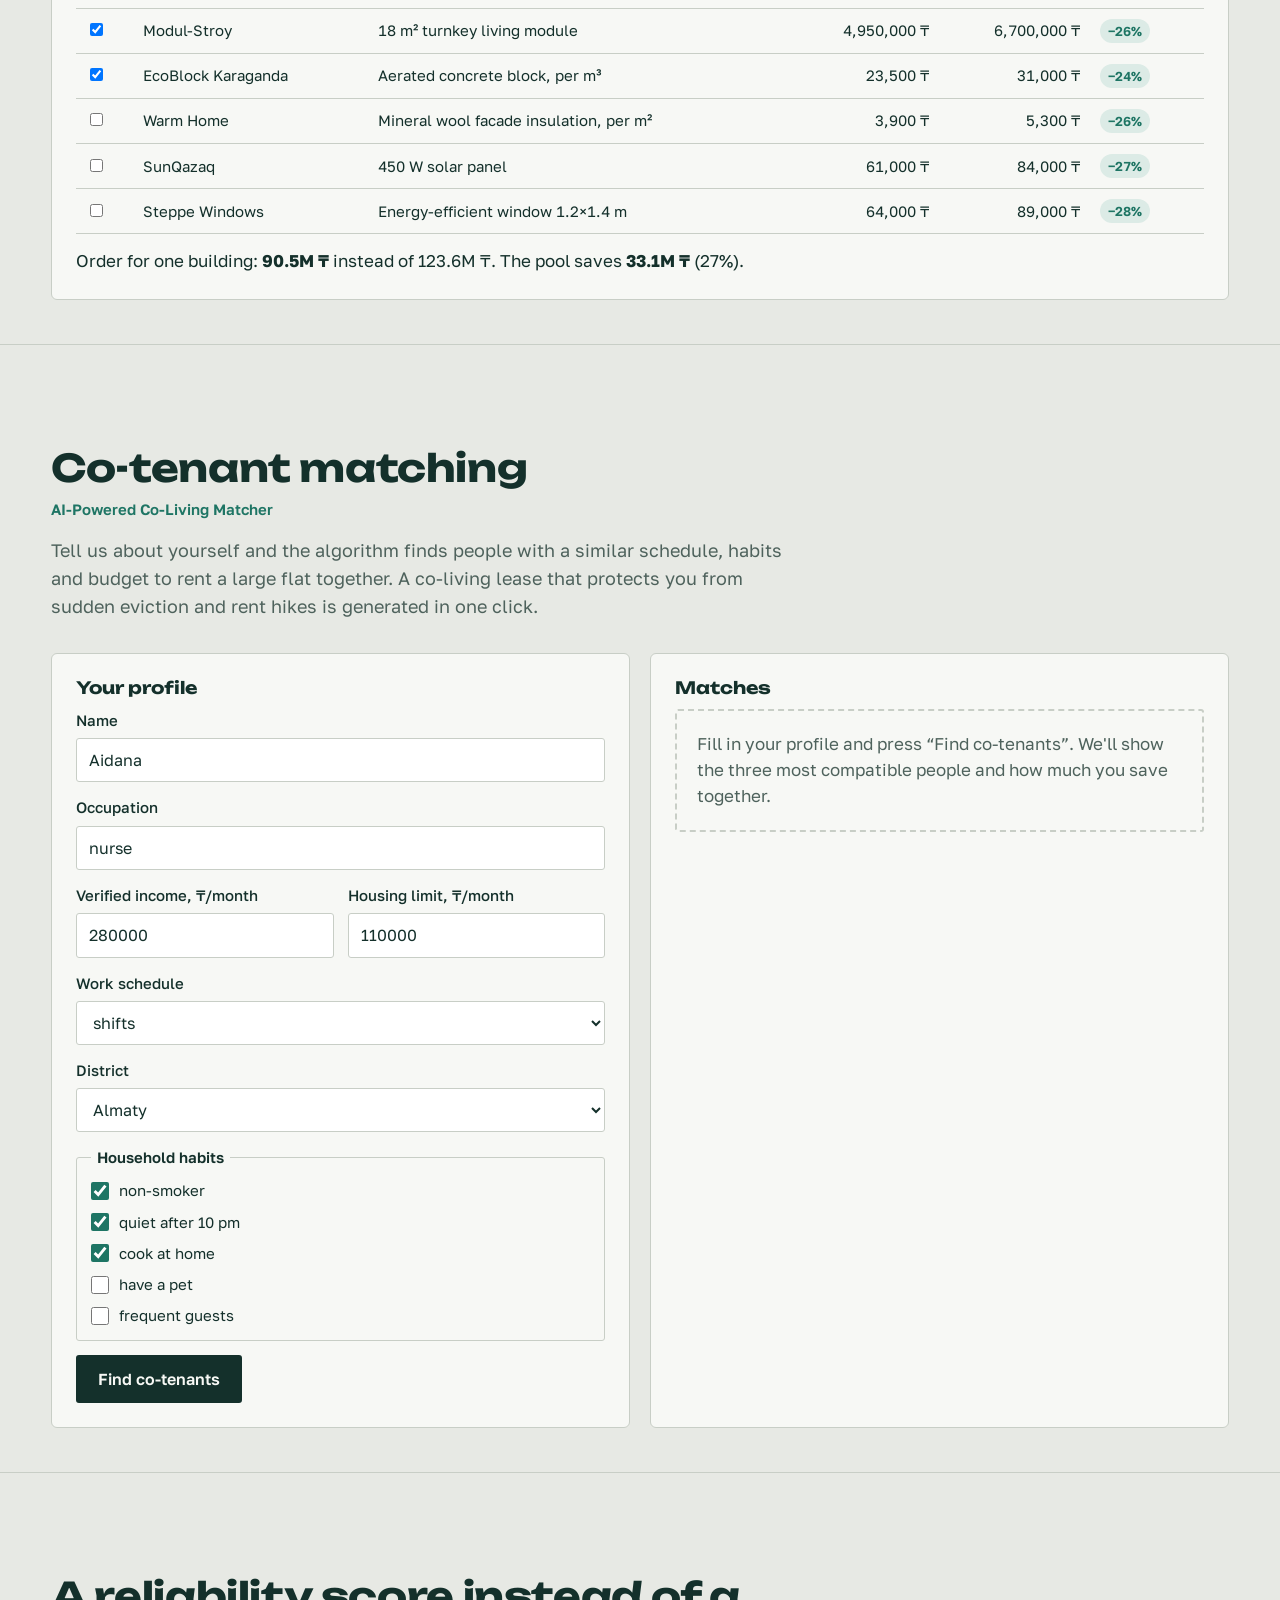
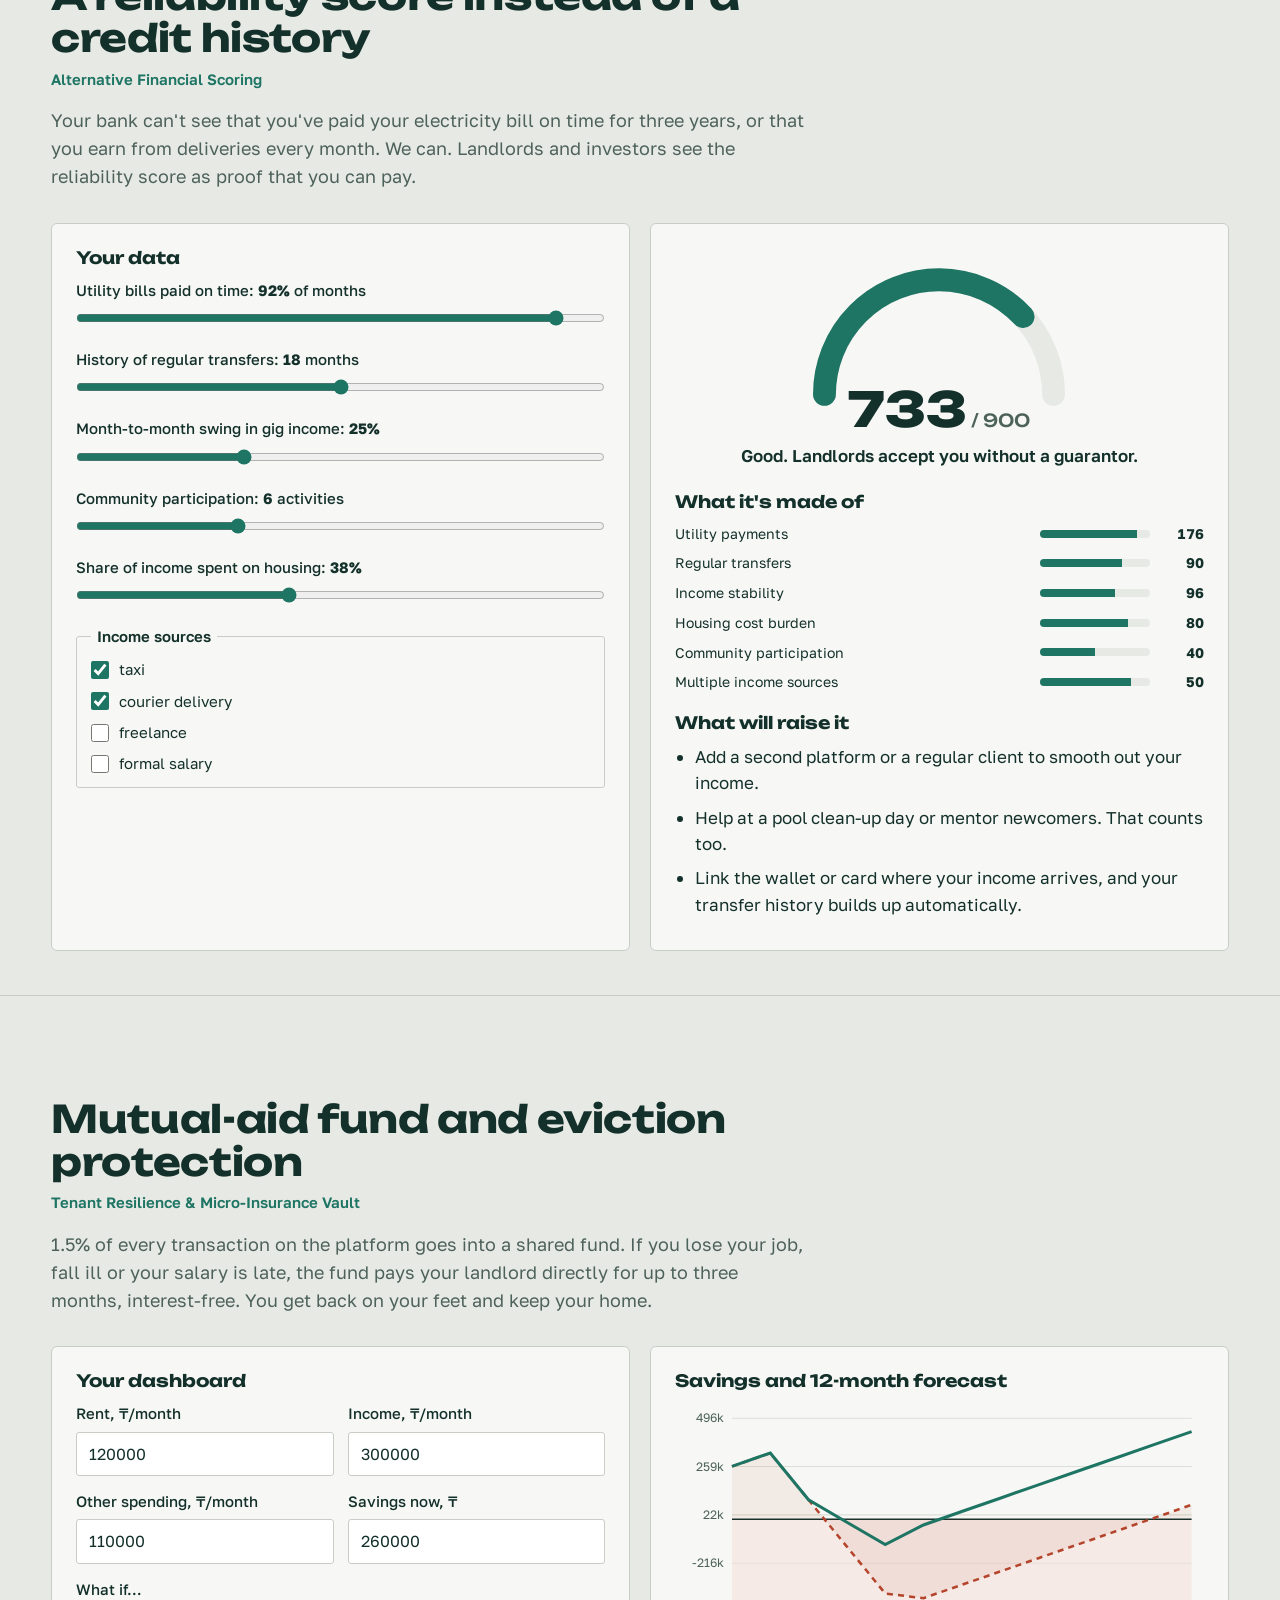
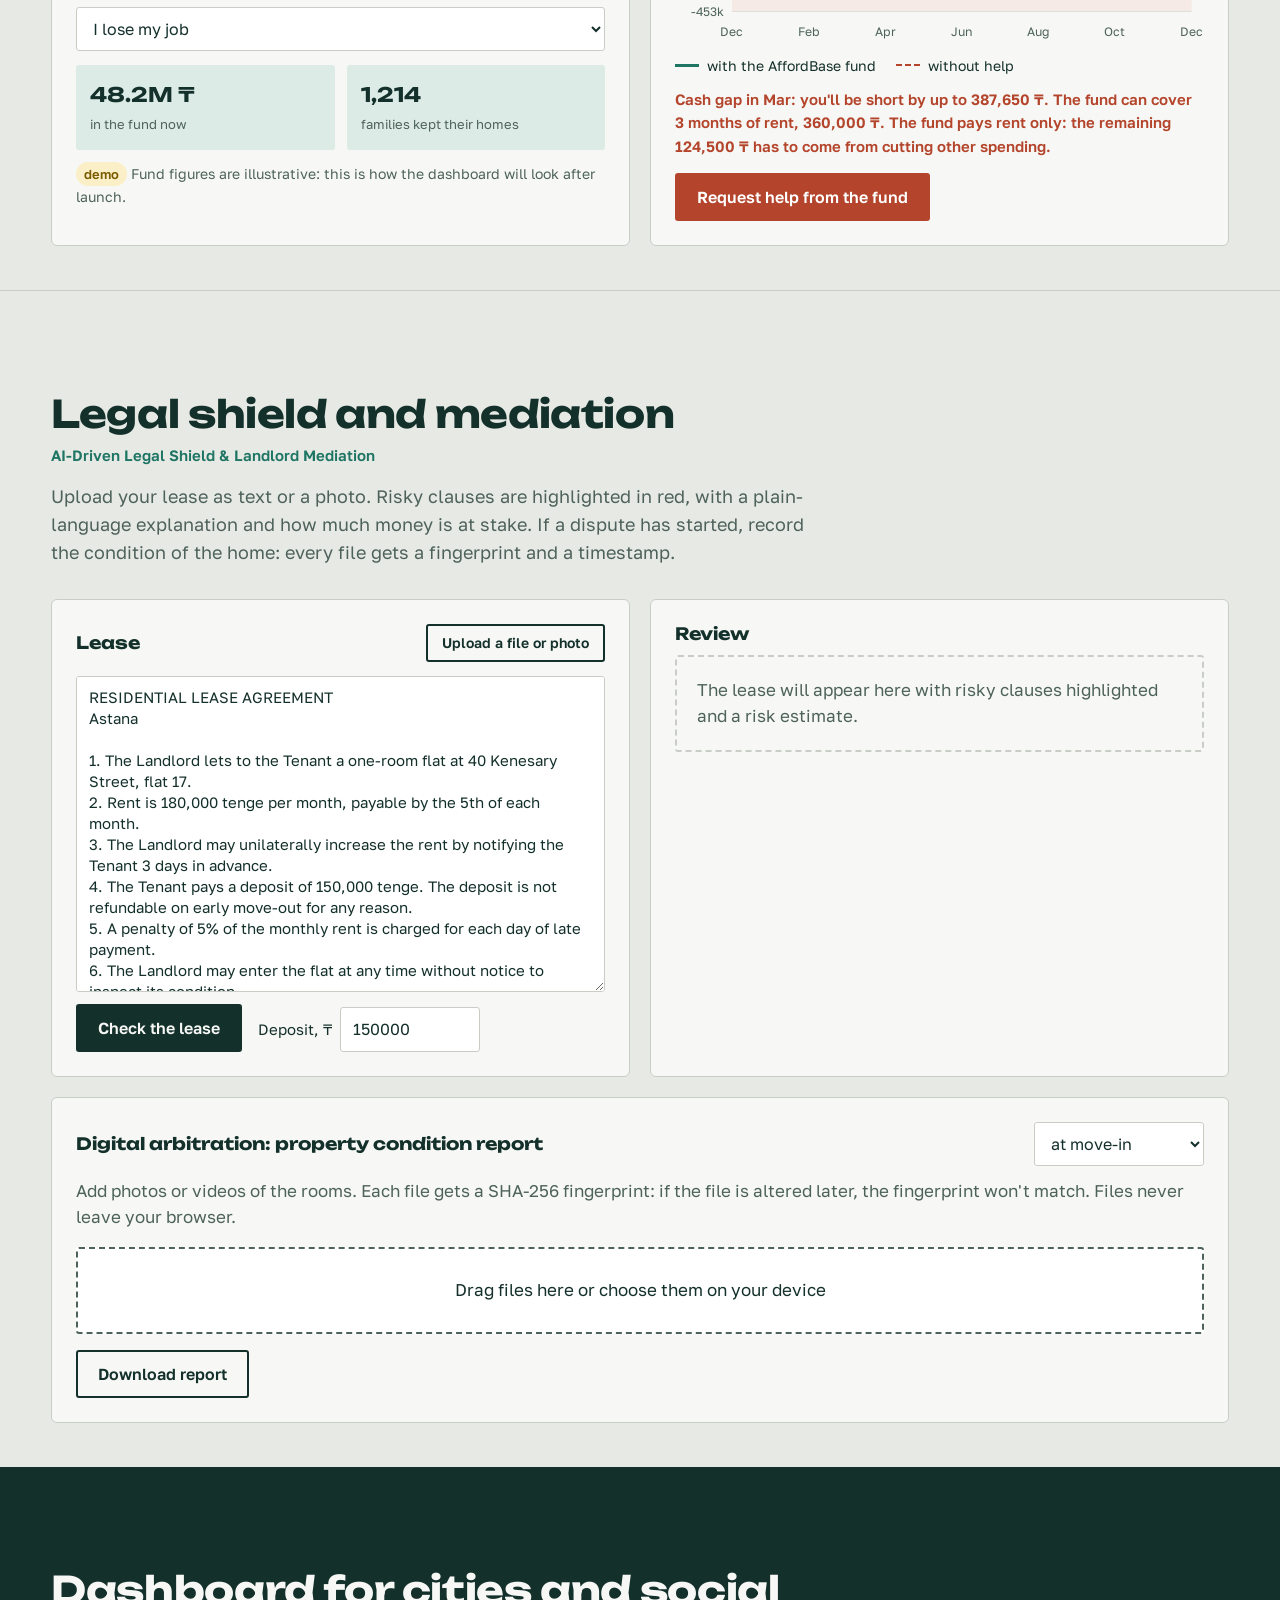
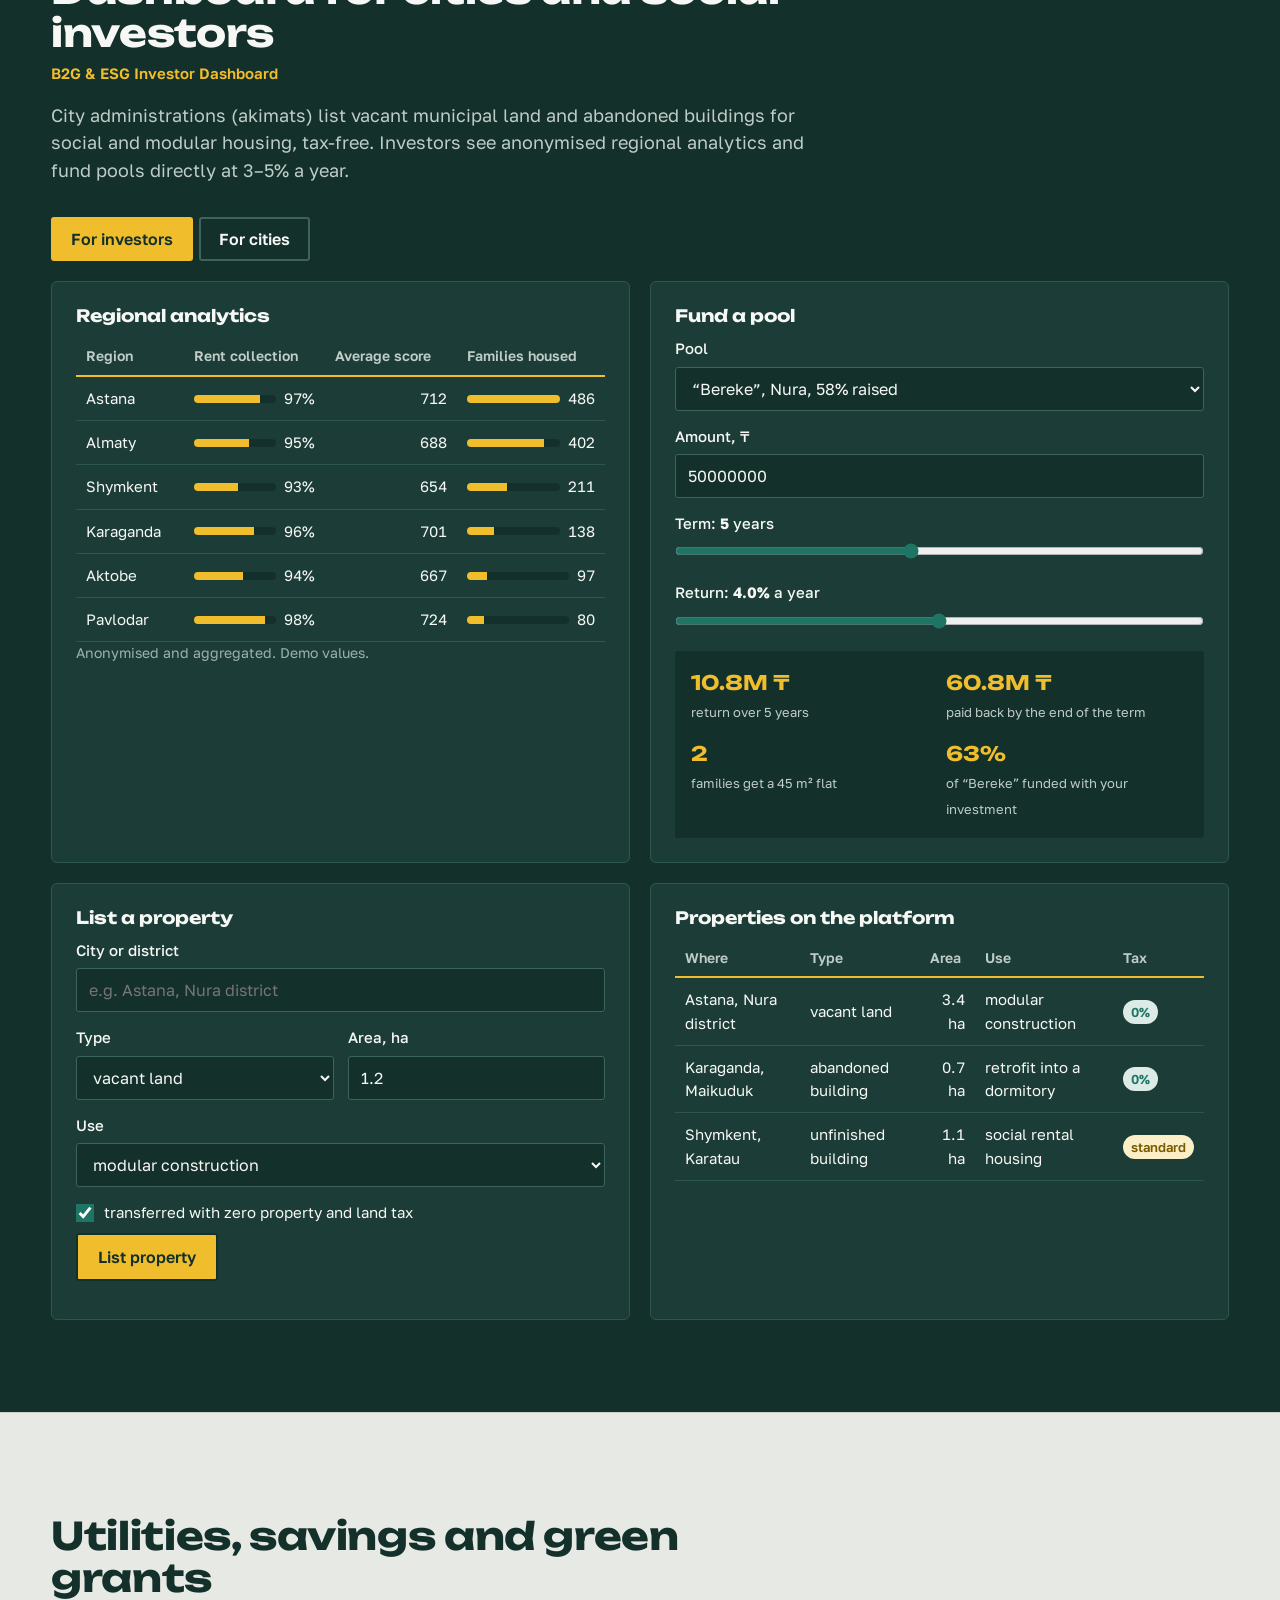
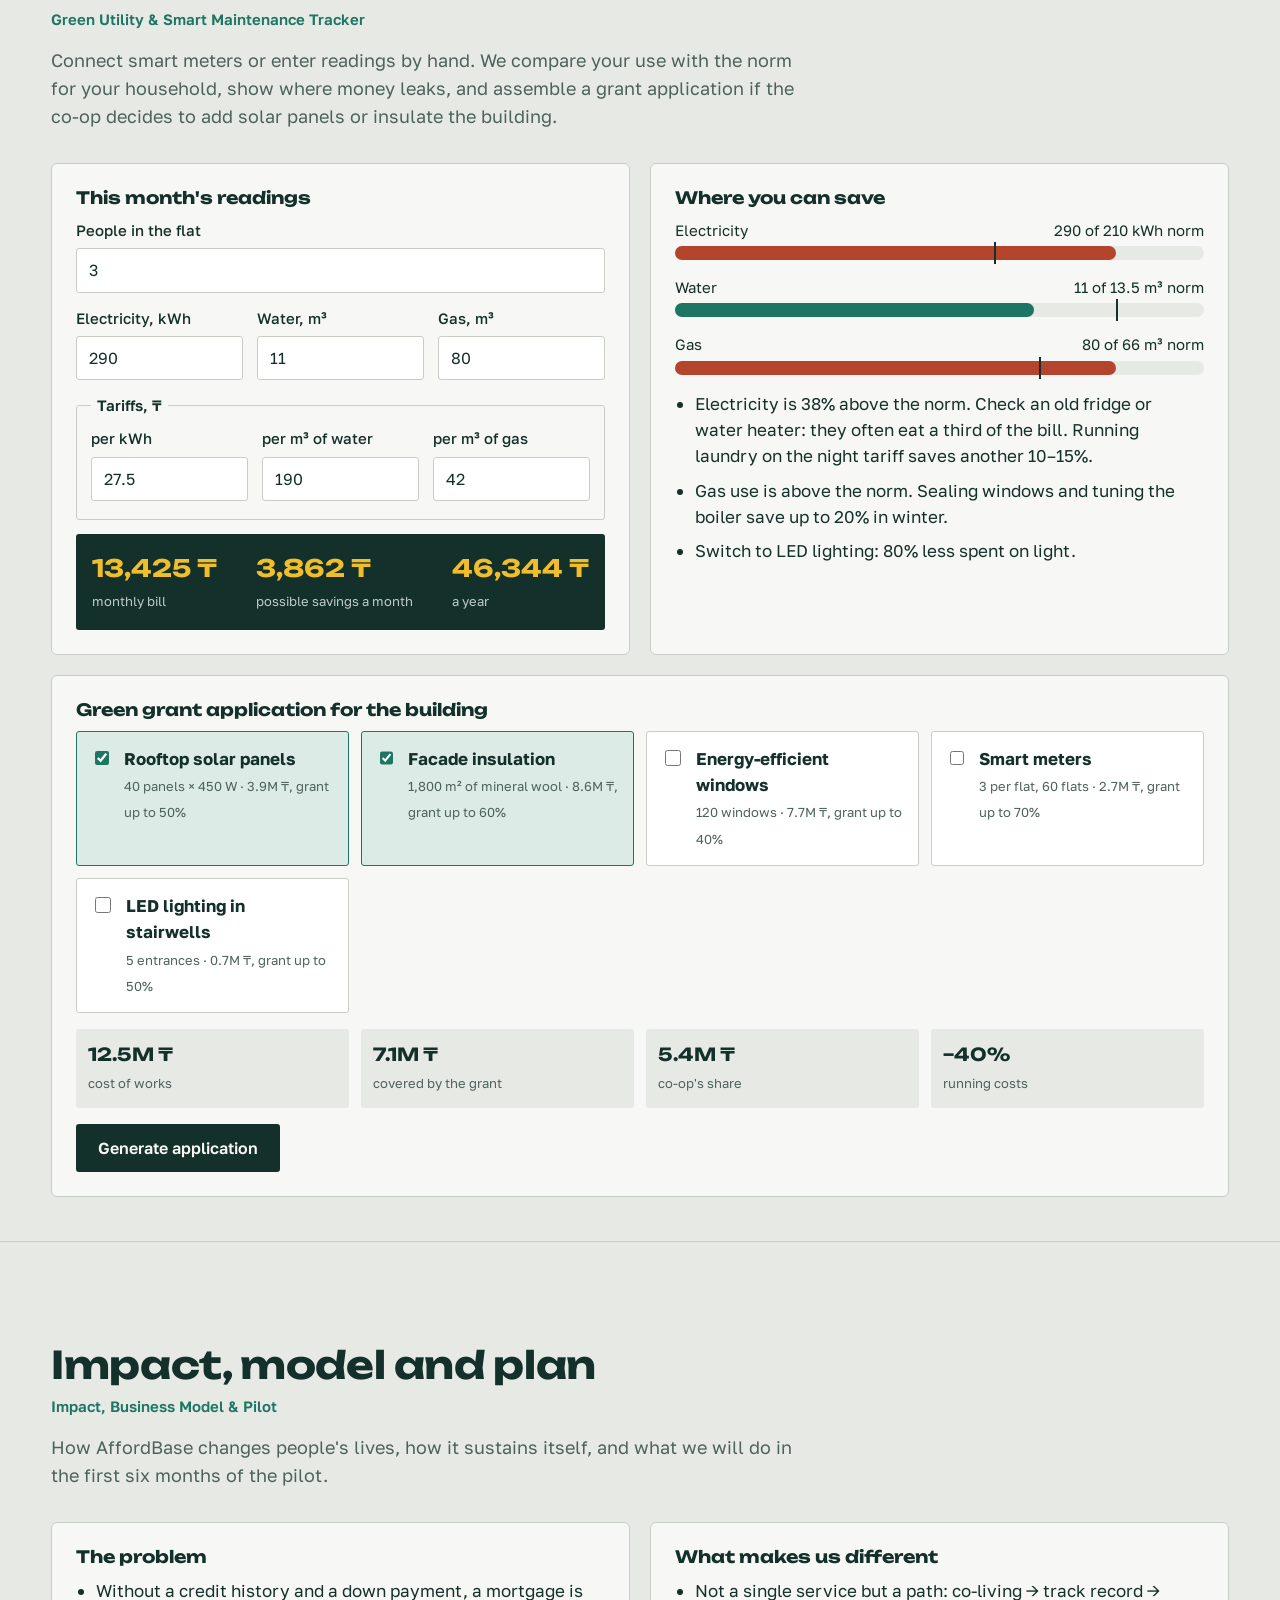
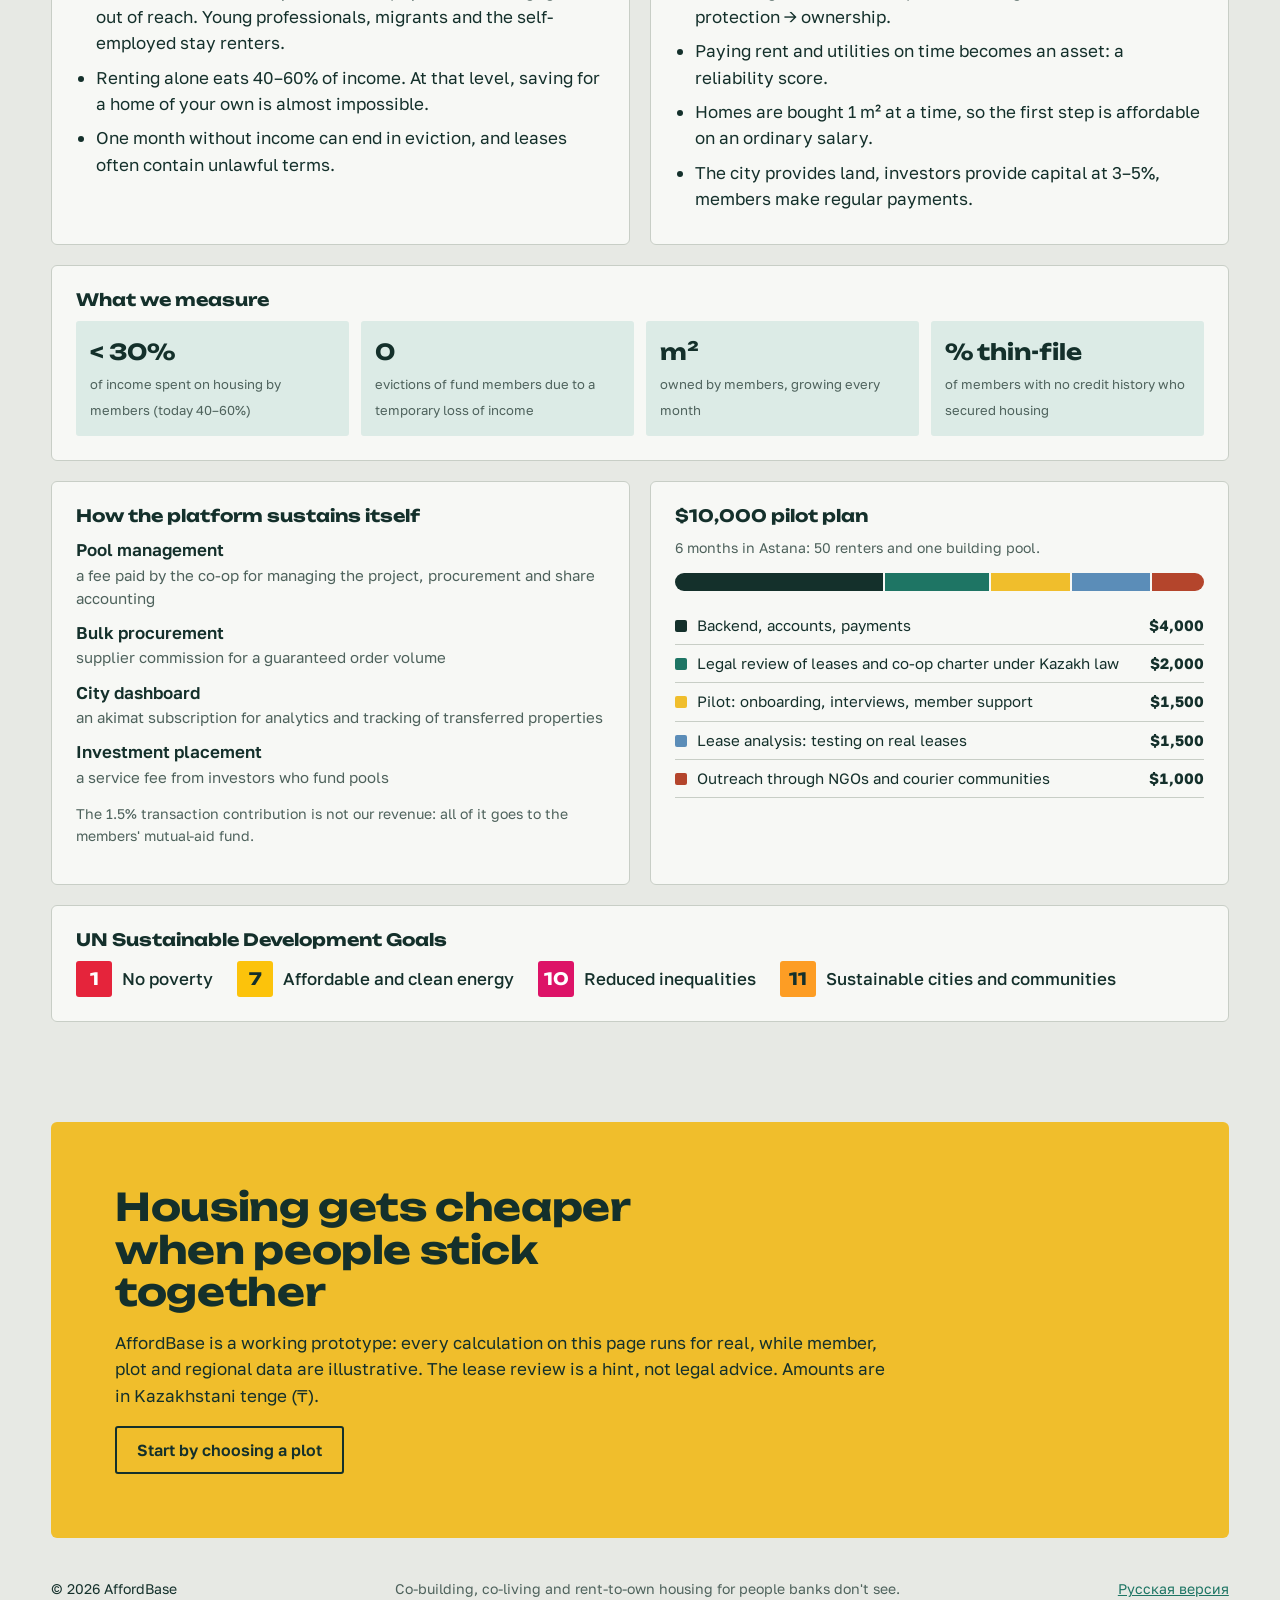
<file: en.html>
<!doctype html>
<html lang="en">
<head>
  <meta charset="utf-8">
  <meta name="viewport" content="width=device-width, initial-scale=1">
  <title>AffordBase — affordable housing, together</title>
  <meta name="description" content="AffordBase: co-building, smart co-living, alternative credit scoring, an anti-eviction mutual-aid fund and a legal shield for people the housing market leaves out.">
  <meta property="og:type" content="website">
  <meta property="og:title" content="AffordBase — a home you buy one square metre at a time">
  <meta property="og:description" content="Co-living, a reliability score instead of a credit history, an anti-eviction fund and rent-to-own by the square metre, for people banks don't see.">
  <meta property="og:locale" content="en_US">
  <meta name="theme-color" content="#14302B">
  <link rel="alternate" hreflang="ru" href="index.html">
  <link rel="alternate" hreflang="en" href="en.html">
  <link rel="preconnect" href="https://fonts.googleapis.com">
  <link rel="preconnect" href="https://fonts.gstatic.com" crossorigin>
  <link href="https://fonts.googleapis.com/css2?family=Unbounded:wght@500;700;800&family=Golos+Text:wght@400;500;600;700&display=swap" rel="stylesheet">
  <link rel="stylesheet" href="css/styles.css">
  <link rel="icon" href="data:image/svg+xml,%3Csvg xmlns='http://www.w3.org/2000/svg' viewBox='0 0 30 30'%3E%3Crect width='30' height='30' fill='%2314302B'/%3E%3Crect x='4' y='14' width='6' height='6' fill='%23F0BE2C'/%3E%3Crect x='12' y='14' width='6' height='6' fill='%23E7E9E4'/%3E%3Crect x='20' y='14' width='6' height='6' fill='%23E7E9E4'/%3E%3Crect x='12' y='6' width='6' height='6' fill='%23E7E9E4'/%3E%3Crect x='4' y='22' width='6' height='4' fill='%23E7E9E4'/%3E%3Crect x='12' y='22' width='6' height='4' fill='%23F0BE2C'/%3E%3Crect x='20' y='22' width='6' height='4' fill='%23E7E9E4'/%3E%3C/svg%3E">
</head>
<body>
<a class="skip" href="#main">Skip to content</a>

<header class="top">
  <a class="brand" href="#" aria-label="AffordBase, home">
    <svg class="brand-mark" viewBox="0 0 30 30" aria-hidden="true"><rect width="30" height="30" rx="3" fill="var(--ink)"/><rect x="4" y="14" width="6" height="6" fill="var(--signal)"/><rect x="12" y="14" width="6" height="6" fill="var(--concrete)"/><rect x="20" y="14" width="6" height="6" fill="var(--concrete)"/><rect x="12" y="6" width="6" height="6" fill="var(--concrete)"/><rect x="4" y="22" width="6" height="4" fill="var(--concrete)"/><rect x="12" y="22" width="6" height="4" fill="var(--signal)"/><rect x="20" y="22" width="6" height="4" fill="var(--concrete)"/></svg>
    <span>AffordBase</span>
  </a>
  <button class="nav-toggle" aria-expanded="false" aria-controls="nav">Sections</button>
  <nav id="nav" class="nav" aria-label="Platform sections">
    <a href="#build">Co-build</a>
    <a href="#match">Co-tenants</a>
    <a href="#score">Score</a>
    <a href="#vault">Fund</a>
    <a href="#legal">Legal</a>
    <a href="#partners">Partners</a>
    <a href="#green">Utilities</a>
    <a href="#impact">Impact</a>
  </nav>
  <a class="lang" href="index.html" hreflang="ru" lang="ru" aria-label="Русская версия">RU</a>
</header>

<main id="main">

<!-- HERO -->
<section class="hero">
  <div class="hero-text">
    <h1>A home you buy one square metre at a time</h1>
    <p class="lead">AffordBase brings together people who can't get a mortgage and whose rent eats half their income: young professionals, low-income families, migrants and gig workers. Together it is cheaper to build, rent and buy.</p>
    <div class="hero-cta">
      <a class="btn btn-primary" href="#build">Join a building co-op</a>
      <a class="btn btn-ghost" href="#match">Find co-tenants</a>
    </div>
    <dl class="hero-facts">
      <div><dt>up to 30%</dt><dd>cheaper materials, bought directly from suppliers</dd></div>
      <div><dt>40–60%</dt><dd>saved on rent in a shared flat</dd></div>
      <div><dt>3 months</dt><dd>of rent covered by the fund when trouble hits</dd></div>
    </dl>
  </div>

  <div class="flat" aria-labelledby="flat-title">
    <div class="flat-head">
      <h2 id="flat-title">Your future flat: 54 m² in the “Bereke” building</h2>
      <p class="muted">Each cell is one square metre. Yellow ones are already yours. You pay rent on the rest until you buy them out.</p>
    </div>
    <div id="flat-grid" class="flat-grid" role="img" aria-label="Floor plan of 54 one-square-metre cells"></div>
    <ul id="flat-legend" class="flat-legend"></ul>
    <div class="flat-controls">
      <label for="flat-pay">Your monthly payment: <strong id="flat-pay-out">120,000 ₸</strong></label>
      <input id="flat-pay" type="range" min="30000" max="400000" step="10000" value="120000">
      <p id="flat-calc" class="flat-calc"></p>
      <button id="flat-buy" class="btn btn-signal">Buy 1 m²</button>
    </div>
  </div>
</section>

<section class="audience" aria-label="Who the platform is for">
  <p>For people banks don't see:</p>
  <ul>
    <li>young professionals with no savings for a down payment</li>
    <li>low-income families</li>
    <li>migrants with no credit history</li>
    <li>the self-employed: couriers, taxi drivers, freelancers</li>
  </ul>
</section>

<!-- JOURNEY -->
<section class="journey" aria-labelledby="journey-title">
  <h2 id="journey-title">From renting to owning a home</h2>
  <p class="journey-lead">The platform's seven modules form one path. Each step makes the next one affordable.</p>
  <ol class="steps">
    <li><span class="step-n">1</span><h3>Rent together</h3><p>Co-tenants matched by schedule and habits. Rent drops by 40–60%.</p><a href="#match">Co-living matcher</a></li>
    <li><span class="step-n">2</span><h3>Build a track record</h3><p>Every rent and utility payment raises a reliability score that replaces a credit history.</p><a href="#score">Reliability score</a></li>
    <li><span class="step-n">3</span><h3>Stay protected</h3><p>Lose your income and the fund pays rent for up to 3 months, interest-free. Leases are checked for traps.</p><a href="#vault">Mutual-aid fund</a></li>
    <li><span class="step-n">4</span><h3>Buy metre by metre</h3><p>A co-op building costs 37% less than the market. Every metre you own lowers your rent.</p><a href="#build">Co-building</a></li>
  </ol>
</section>

<!-- 1. CO-BUILDING -->
<section id="build" class="module">
  <header class="module-head">
    <h2>Co-building and micro-equity</h2>
    <p class="en">Co-Building &amp; Micro-Equity</p>
    <p>A co-op instead of a mortgage. Choose a plot, join a pool and buy the square metres of your future home gradually, rent-to-own. Shares, risks and the move-in queue are calculated automatically and visible to every member.</p>
  </header>

  <div class="tool tool-split">
    <div class="panel">
      <h3>Map of plots and projects</h3>
      <svg id="plot-map" class="plot-map" viewBox="0 0 520 340" role="group" aria-label="Map of land plots"></svg>
      <p class="muted small">Schematic map. Select a plot to see its project.</p>
    </div>
    <div class="panel" id="plot-info" aria-live="polite"></div>
  </div>

  <div class="tool panel">
    <h3>Your pool: shares, risks and queue</h3>
    <p class="muted">Change your contribution and activity, and shares and queue positions update. Queue weighting: 70% contribution, 30% community activity.</p>
    <div class="pool-me">
      <label>Your contribution, m² <input id="me-m2" type="number" min="0" max="80" value="6"></label>
      <label>Your activity, points <input id="me-act" type="number" min="0" max="100" value="55"></label>
    </div>
    <div class="table-wrap">
      <table class="data" id="pool-table">
        <thead><tr><th>Member</th><th>Owned, m²</th><th>Share</th><th>Risk share, ₸</th><th>Activity</th><th>Queue</th></tr></thead>
        <tbody></tbody>
      </table>
    </div>
  </div>

  <div class="tool panel">
    <h3>Materials from vetted suppliers</h3>
    <p class="muted">Tick items for the pool's bulk order to see the savings against market prices.</p>
    <div class="table-wrap">
      <table class="data" id="supply-table">
        <thead><tr><th><span class="sr-only">In the order</span></th><th>Supplier</th><th>Supplies</th><th>Pool price</th><th>Market</th><th>Discount</th></tr></thead>
        <tbody></tbody>
      </table>
    </div>
    <p class="supply-total" id="supply-total" aria-live="polite"></p>
  </div>
</section>

<!-- 2. CO-LIVING -->
<section id="match" class="module">
  <header class="module-head">
    <h2>Co-tenant matching</h2>
    <p class="en">AI-Powered Co-Living Matcher</p>
    <p>Tell us about yourself and the algorithm finds people with a similar schedule, habits and budget to rent a large flat together. A co-living lease that protects you from sudden eviction and rent hikes is generated in one click.</p>
  </header>
  <div class="tool tool-split">
    <form class="panel form" id="match-form">
      <h3>Your profile</h3>
      <label>Name <input name="name" value="Aidana" required></label>
      <label>Occupation <input name="job" value="nurse"></label>
      <div class="row2">
        <label>Verified income, ₸/month <input name="income" type="number" min="0" step="10000" value="280000"></label>
        <label>Housing limit, ₸/month <input name="budget" type="number" min="0" step="5000" value="110000"></label>
      </div>
      <label>Work schedule
        <select name="schedule">
          <option value="day">day, 9 to 6</option>
          <option value="shift" selected>shifts</option>
          <option value="night">nights</option>
          <option value="remote">remote, from home</option>
        </select>
      </label>
      <label>District
        <select name="district">
          <option>Yesil</option><option selected>Almaty</option><option>Saryarka</option><option>Baikonur</option><option>Nura</option>
        </select>
      </label>
      <fieldset>
        <legend>Household habits</legend>
        <label class="check"><input type="checkbox" name="habits" value="nosmoke" checked> non-smoker</label>
        <label class="check"><input type="checkbox" name="habits" value="quiet" checked> quiet after 10 pm</label>
        <label class="check"><input type="checkbox" name="habits" value="cook" checked> cook at home</label>
        <label class="check"><input type="checkbox" name="habits" value="pets"> have a pet</label>
        <label class="check"><input type="checkbox" name="habits" value="guests"> frequent guests</label>
      </fieldset>
      <button class="btn btn-primary" type="submit">Find co-tenants</button>
    </form>
    <div class="panel" id="match-result" aria-live="polite">
      <h3>Matches</h3>
      <p class="empty">Fill in your profile and press “Find co-tenants”. We'll show the three most compatible people and how much you save together.</p>
    </div>
  </div>
  <div class="panel tool" id="lease-wrap" hidden>
    <div class="doc-head">
      <h3>Co-living lease</h3>
      <button class="btn btn-ghost" id="lease-download">Download lease</button>
    </div>
    <pre class="doc" id="lease-text"></pre>
  </div>
</section>

<!-- 3. SCORING -->
<section id="score" class="module">
  <header class="module-head">
    <h2>A reliability score instead of a credit history</h2>
    <p class="en">Alternative Financial Scoring</p>
    <p>Your bank can't see that you've paid your electricity bill on time for three years, or that you earn from deliveries every month. We can. Landlords and investors see the reliability score as proof that you can pay.</p>
  </header>
  <div class="tool tool-split">
    <div class="panel form" id="score-form">
      <h3>Your data</h3>
      <label>Utility bills paid on time: <strong data-out="util">92%</strong> of months
        <input type="range" name="util" min="0" max="100" value="92"></label>
      <label>History of regular transfers: <strong data-out="transfers">18</strong> months
        <input type="range" name="transfers" min="0" max="36" value="18"></label>
      <label>Month-to-month swing in gig income: <strong data-out="volatility">25%</strong>
        <input type="range" name="volatility" min="0" max="80" value="25"></label>
      <label>Community participation: <strong data-out="community">6</strong> activities
        <input type="range" name="community" min="0" max="20" value="6"></label>
      <label>Share of income spent on housing: <strong data-out="burden">38%</strong>
        <input type="range" name="burden" min="10" max="80" value="38"></label>
      <fieldset>
        <legend>Income sources</legend>
        <label class="check"><input type="checkbox" name="src" value="taxi" checked> taxi</label>
        <label class="check"><input type="checkbox" name="src" value="courier" checked> courier delivery</label>
        <label class="check"><input type="checkbox" name="src" value="freelance"> freelance</label>
        <label class="check"><input type="checkbox" name="src" value="salary"> formal salary</label>
      </fieldset>
    </div>
    <div class="panel score-out">
      <svg class="gauge" viewBox="0 0 220 130" aria-hidden="true">
        <path d="M20 115 A90 90 0 0 1 200 115" class="gauge-track"/>
        <path d="M20 115 A90 90 0 0 1 200 115" class="gauge-fill" id="gauge-fill"/>
      </svg>
      <p class="score-num"><span id="score-num">0</span><small> / 900</small></p>
      <p class="score-band" id="score-band"></p>
      <h3>What it's made of</h3>
      <ul class="factors" id="score-factors"></ul>
      <h3>What will raise it</h3>
      <ul class="tips" id="score-tips"></ul>
    </div>
  </div>
</section>

<!-- 4. VAULT -->
<section id="vault" class="module">
  <header class="module-head">
    <h2>Mutual-aid fund and eviction protection</h2>
    <p class="en">Tenant Resilience &amp; Micro-Insurance Vault</p>
    <p>1.5% of every transaction on the platform goes into a shared fund. If you lose your job, fall ill or your salary is late, the fund pays your landlord directly for up to three months, interest-free. You get back on your feet and keep your home.</p>
  </header>
  <div class="tool tool-split">
    <div class="panel form" id="vault-form">
      <h3>Your dashboard</h3>
      <div class="row2">
        <label>Rent, ₸/month <input name="rent" type="number" min="0" step="5000" value="120000"></label>
        <label>Income, ₸/month <input name="income" type="number" min="0" step="10000" value="300000"></label>
      </div>
      <div class="row2">
        <label>Other spending, ₸/month <input name="spend" type="number" min="0" step="5000" value="110000"></label>
        <label>Savings now, ₸ <input name="saved" type="number" min="0" step="10000" value="260000"></label>
      </div>
      <label>What if…
        <select name="shock">
          <option value="none">everything goes as usual</option>
          <option value="job" selected>I lose my job</option>
          <option value="ill">I'm ill for a month</option>
          <option value="delay">my salary is 2 months late</option>
        </select>
      </label>
      <div class="fund-stats">
        <div><strong id="fund-balance">48.2M ₸</strong><span>in the fund now</span></div>
        <div><strong id="fund-families">1,214</strong><span>families kept their homes</span></div>
      </div>
      <p class="small muted demo-note"><span class="tag mid">demo</span> Fund figures are illustrative: this is how the dashboard will look after launch.</p>
    </div>
    <div class="panel">
      <h3>Savings and 12-month forecast</h3>
      <svg id="vault-chart" class="chart" viewBox="0 0 520 240" role="img" aria-label="Chart of savings and forecast cash gap"></svg>
      <ul class="chart-legend">
        <li><span class="ln ln-fund"></span>with the AffordBase fund</li>
        <li><span class="ln ln-plain"></span>without help</li>
      </ul>
      <p id="vault-gap" class="gap-note" aria-live="polite"></p>
      <button class="btn btn-danger" id="vault-sos">Request help from the fund</button>
      <div id="vault-loan" class="loan" hidden aria-live="polite"></div>
    </div>
  </div>
</section>

<!-- 5. LEGAL -->
<section id="legal" class="module">
  <header class="module-head">
    <h2>Legal shield and mediation</h2>
    <p class="en">AI-Driven Legal Shield &amp; Landlord Mediation</p>
    <p>Upload your lease as text or a photo. Risky clauses are highlighted in red, with a plain-language explanation and how much money is at stake. If a dispute has started, record the condition of the home: every file gets a fingerprint and a timestamp.</p>
  </header>
  <div class="tool tool-split">
    <div class="panel">
      <div class="doc-head">
        <h3>Lease</h3>
        <label class="btn btn-ghost file-btn">Upload a file or photo
          <input type="file" id="contract-file" accept=".txt,image/*">
        </label>
      </div>
      <p id="ocr-status" class="muted small" aria-live="polite"></p>
      <label class="sr-only" for="contract-text">Lease text</label>
      <textarea id="contract-text" rows="14"></textarea>
      <div class="row-btns">
        <button class="btn btn-primary" id="contract-check">Check the lease</button>
        <label class="inline">Deposit, ₸ <input type="number" id="deposit" value="150000" step="10000" min="0"></label>
      </div>
    </div>
    <div class="panel" id="legal-result" aria-live="polite">
      <h3>Review</h3>
      <p class="empty">The lease will appear here with risky clauses highlighted and a risk estimate.</p>
    </div>
  </div>

  <div class="tool panel">
    <div class="doc-head">
      <h3>Digital arbitration: property condition report</h3>
      <select id="act-stage" aria-label="Stage">
        <option>at move-in</option><option>at move-out</option><option>during a dispute</option>
      </select>
    </div>
    <p class="muted">Add photos or videos of the rooms. Each file gets a SHA-256 fingerprint: if the file is altered later, the fingerprint won't match. Files never leave your browser.</p>
    <label class="drop" id="act-drop">
      <input type="file" id="act-files" accept="image/*,video/*" multiple>
      <span>Drag files here or choose them on your device</span>
    </label>
    <div class="table-wrap">
      <table class="data" id="act-table" hidden>
        <thead><tr><th>File</th><th>Taken</th><th>Recorded</th><th>SHA-256 fingerprint</th></tr></thead>
        <tbody></tbody>
      </table>
    </div>
    <button class="btn btn-ghost" id="act-download" hidden>Download report</button>
  </div>
</section>

<!-- 6. PARTNERS -->
<section id="partners" class="module module-dark">
  <header class="module-head">
    <h2>Dashboard for cities and social investors</h2>
    <p class="en">B2G &amp; ESG Investor Dashboard</p>
    <p>City administrations (akimats) list vacant municipal land and abandoned buildings for social and modular housing, tax-free. Investors see anonymised regional analytics and fund pools directly at 3–5% a year.</p>
  </header>
  <div class="tabs" role="tablist" aria-label="Partner type">
    <button role="tab" id="tab-inv" aria-selected="true" aria-controls="pane-inv">For investors</button>
    <button role="tab" id="tab-city" aria-selected="false" aria-controls="pane-city" tabindex="-1">For cities</button>
  </div>

  <div id="pane-inv" role="tabpanel" aria-labelledby="tab-inv" class="tool tool-split">
    <div class="panel panel-dark">
      <h3>Regional analytics</h3>
      <div class="table-wrap">
        <table class="data data-dark" id="region-table">
          <thead><tr><th>Region</th><th>Rent collection</th><th>Average score</th><th>Families housed</th></tr></thead>
          <tbody></tbody>
        </table>
      </div>
      <p class="small muted-dark">Anonymised and aggregated. Demo values.</p>
    </div>
    <div class="panel panel-dark form" id="invest-form">
      <h3>Fund a pool</h3>
      <label>Pool
        <select name="pool" id="invest-pool"></select>
      </label>
      <label>Amount, ₸ <input name="amount" type="number" min="1000000" step="1000000" value="50000000"></label>
      <label>Term: <strong data-out="years">5</strong> years <input type="range" name="years" min="1" max="10" value="5"></label>
      <label>Return: <strong data-out="rate">4.0%</strong> a year <input type="range" name="rate" min="3" max="5" step="0.1" value="4"></label>
      <div class="invest-out" id="invest-out" aria-live="polite"></div>
    </div>
  </div>

  <div id="pane-city" role="tabpanel" aria-labelledby="tab-city" class="tool tool-split" hidden>
    <form class="panel panel-dark form" id="land-form">
      <h3>List a property</h3>
      <label>City or district <input name="where" required placeholder="e.g. Astana, Nura district"></label>
      <div class="row2">
        <label>Type
          <select name="kind"><option>vacant land</option><option>abandoned building</option><option>unfinished building</option></select>
        </label>
        <label>Area, ha <input name="area" type="number" min="0.05" step="0.05" value="1.2" required></label>
      </div>
      <label>Use
        <select name="use"><option>modular construction</option><option>social rental housing</option><option>retrofit into a dormitory</option></select>
      </label>
      <label class="check"><input type="checkbox" name="zerotax" checked> transferred with zero property and land tax</label>
      <button class="btn btn-signal" type="submit">List property</button>
      <p class="small" id="land-msg" aria-live="polite"></p>
    </form>
    <div class="panel panel-dark">
      <h3>Properties on the platform</h3>
      <div class="table-wrap">
        <table class="data data-dark" id="land-table">
          <thead><tr><th>Where</th><th>Type</th><th>Area</th><th>Use</th><th>Tax</th></tr></thead>
          <tbody></tbody>
        </table>
      </div>
    </div>
  </div>
</section>

<!-- 7. GREEN -->
<section id="green" class="module">
  <header class="module-head">
    <h2>Utilities, savings and green grants</h2>
    <p class="en">Green Utility &amp; Smart Maintenance Tracker</p>
    <p>Connect smart meters or enter readings by hand. We compare your use with the norm for your household, show where money leaks, and assemble a grant application if the co-op decides to add solar panels or insulate the building.</p>
  </header>
  <div class="tool tool-split">
    <div class="panel form" id="green-form">
      <h3>This month's readings</h3>
      <label>People in the flat <input name="people" type="number" min="1" max="12" value="3"></label>
      <div class="row3">
        <label>Electricity, kWh <input name="el" type="number" min="0" value="290"></label>
        <label>Water, m³ <input name="water" type="number" min="0" step="0.5" value="11"></label>
        <label>Gas, m³ <input name="gas" type="number" min="0" value="80"></label>
      </div>
      <fieldset>
        <legend>Tariffs, ₸</legend>
        <div class="row3">
          <label>per kWh <input name="tel" type="number" step="0.1" value="27.5"></label>
          <label>per m³ of water <input name="twater" type="number" step="1" value="190"></label>
          <label>per m³ of gas <input name="tgas" type="number" step="0.5" value="42"></label>
        </div>
      </fieldset>
      <div class="bill" id="green-bill" aria-live="polite"></div>
    </div>
    <div class="panel">
      <h3>Where you can save</h3>
      <div class="usage" id="green-usage"></div>
      <ul class="tips" id="green-tips"></ul>
    </div>
  </div>
  <div class="tool panel">
    <h3>Green grant application for the building</h3>
    <div class="grant-grid" id="grant-opts"></div>
    <div class="grant-out" id="grant-out" aria-live="polite"></div>
    <button class="btn btn-primary" id="grant-make">Generate application</button>
    <div id="grant-doc-wrap" hidden>
      <div class="doc-head"><h3>Application</h3><button class="btn btn-ghost" id="grant-download">Download application</button></div>
      <pre class="doc" id="grant-doc"></pre>
    </div>
  </div>
</section>

<!-- IMPACT -->
<section id="impact" class="module">
  <header class="module-head">
    <h2>Impact, model and plan</h2>
    <p class="en">Impact, Business Model &amp; Pilot</p>
    <p>How AffordBase changes people's lives, how it sustains itself, and what we will do in the first six months of the pilot.</p>
  </header>

  <div class="impact-grid">
    <article class="panel">
      <h3>The problem</h3>
      <ul class="tips">
        <li>Without a credit history and a down payment, a mortgage is out of reach. Young professionals, migrants and the self-employed stay renters.</li>
        <li>Renting alone eats 40–60% of income. At that level, saving for a home of your own is almost impossible.</li>
        <li>One month without income can end in eviction, and leases often contain unlawful terms.</li>
      </ul>
    </article>
    <article class="panel">
      <h3>What makes us different</h3>
      <ul class="tips">
        <li>Not a single service but a path: co-living → track record → protection → ownership.</li>
        <li>Paying rent and utilities on time becomes an asset: a reliability score.</li>
        <li>Homes are bought 1 m² at a time, so the first step is affordable on an ordinary salary.</li>
        <li>The city provides land, investors provide capital at 3–5%, members make regular payments.</li>
      </ul>
    </article>
  </div>

  <div class="tool panel">
    <h3>What we measure</h3>
    <div class="kpis">
      <div><strong>&lt; 30%</strong><span>of income spent on housing by members (today 40–60%)</span></div>
      <div><strong>0</strong><span>evictions of fund members due to a temporary loss of income</span></div>
      <div><strong>m²</strong><span>owned by members, growing every month</span></div>
      <div><strong>% thin-file</strong><span>of members with no credit history who secured housing</span></div>
    </div>
  </div>

  <div class="impact-grid">
    <article class="panel">
      <h3>How the platform sustains itself</h3>
      <dl class="revenue">
        <dt>Pool management</dt><dd>a fee paid by the co-op for managing the project, procurement and share accounting</dd>
        <dt>Bulk procurement</dt><dd>supplier commission for a guaranteed order volume</dd>
        <dt>City dashboard</dt><dd>an akimat subscription for analytics and tracking of transferred properties</dd>
        <dt>Investment placement</dt><dd>a service fee from investors who fund pools</dd>
      </dl>
      <p class="small muted">The 1.5% transaction contribution is not our revenue: all of it goes to the members' mutual-aid fund.</p>
    </article>
    <article class="panel">
      <h3>$10,000 pilot plan</h3>
      <p class="muted small">6 months in Astana: 50 renters and one building pool.</p>
      <div class="budget" role="img" aria-label="Budget split: 40% development, 20% legal, 15% pilot operations, 15% lease analysis, 10% outreach">
        <span style="flex:40;background:var(--ink)"></span><span style="flex:20;background:var(--teal)"></span><span style="flex:15;background:var(--signal)"></span><span style="flex:15;background:var(--sky)"></span><span style="flex:10;background:var(--brick)"></span>
      </div>
      <ul class="budget-list">
        <li><i style="background:var(--ink)"></i>Backend, accounts, payments<b>$4,000</b></li>
        <li><i style="background:var(--teal)"></i>Legal review of leases and co-op charter under Kazakh law<b>$2,000</b></li>
        <li><i style="background:var(--signal)"></i>Pilot: onboarding, interviews, member support<b>$1,500</b></li>
        <li><i style="background:var(--sky)"></i>Lease analysis: testing on real leases<b>$1,500</b></li>
        <li><i style="background:var(--brick)"></i>Outreach through NGOs and courier communities<b>$1,000</b></li>
      </ul>
    </article>
  </div>

  <div class="tool panel">
    <h3>UN Sustainable Development Goals</h3>
    <ul class="sdg">
      <li><b style="background:#E5243B">1</b>No poverty</li>
      <li><b style="background:#FCC30B;color:var(--ink)">7</b>Affordable and clean energy</li>
      <li><b style="background:#DD1367">10</b>Reduced inequalities</li>
      <li><b style="background:#FD9D24;color:var(--ink)">11</b>Sustainable cities and communities</li>
    </ul>
  </div>
</section>

<section class="closing">
  <h2>Housing gets cheaper when people stick together</h2>
  <p>AffordBase is a working prototype: every calculation on this page runs for real, while member, plot and regional data are illustrative. The lease review is a hint, not legal advice. Amounts are in Kazakhstani tenge (₸).</p>
  <a class="btn btn-signal" href="#build">Start by choosing a plot</a>
</section>
</main>

<footer class="foot">
  <p>© 2026 AffordBase</p>
  <p class="muted">Co-building, co-living and rent-to-own housing for people banks don't see.</p>
  <p><a href="index.html" hreflang="ru" lang="ru">Русская версия</a></p>
</footer>

<script src="js/data.js"></script>
<script src="js/app.js"></script>
</body>
</html>
</file>
<file: css/styles.css>
:root {
  --concrete: #E7E9E4;
  --paper: #F7F8F5;
  --ink: #14302B;
  --ink-2: #4E625C;
  --line: #C8CEC6;
  --teal: #1E7564;
  --teal-2: #DCEBE6;
  --signal: #F0BE2C;
  --signal-2: #FBEFC7;
  --brick: #B4452C;
  --brick-2: #F6DED7;
  --sky: #5B8DB8;
  --plum: #8A5A86;
  --night: #14302B;

  --r-sm: 3px;
  --r-md: 6px;
  --gutter: clamp(16px, 4vw, 56px);
  --display: "Unbounded", "Arial Black", sans-serif;
  --body: "Golos Text", "Segoe UI", system-ui, sans-serif;
}

*, *::before, *::after { box-sizing: border-box; }
html { scroll-behavior: smooth; scroll-padding-top: 72px; }
@media (prefers-reduced-motion: reduce) {
  html { scroll-behavior: auto; }
  *, *::before, *::after { animation: none !important; transition: none !important; }
}

body {
  margin: 0;
  background: var(--concrete);
  color: var(--ink);
  font-family: var(--body);
  font-size: 17px;
  line-height: 1.55;
  -webkit-font-smoothing: antialiased;
}

h1, h2, h3 { font-family: var(--display); line-height: 1.12; margin: 0; letter-spacing: -0.01em; }
h1 { font-size: clamp(34px, 5.4vw, 68px); font-weight: 800; letter-spacing: -0.025em; }
h2 { font-size: clamp(24px, 3vw, 38px); font-weight: 700; }
h3 { font-size: 17px; font-weight: 700; margin-bottom: 12px; letter-spacing: 0; }
p { margin: 0 0 1em; }
a { color: var(--teal); }
.muted { color: var(--ink-2); }
.small { font-size: 14px; }
.sr-only { position: absolute; width: 1px; height: 1px; overflow: hidden; clip: rect(0 0 0 0); white-space: nowrap; }

:focus-visible { outline: 3px solid var(--signal); outline-offset: 2px; }

.skip { position: absolute; left: -999px; top: 8px; background: var(--ink); color: #fff; padding: 8px 12px; z-index: 50; }
.skip:focus { left: 8px; }

/* Header */
.top {
  position: sticky; top: 0; z-index: 20;
  display: flex; align-items: center; gap: 24px;
  padding: 12px var(--gutter);
  background: color-mix(in srgb, var(--concrete) 92%, transparent);
  backdrop-filter: blur(8px);
  border-bottom: 1px solid var(--line);
}
.brand { display: flex; align-items: center; gap: 10px; text-decoration: none; color: var(--ink); font-family: var(--display); font-weight: 700; font-size: 18px; }
.brand-mark { width: 30px; height: 30px; }
.nav { display: flex; gap: 4px; margin-left: auto; flex-wrap: wrap; }
.nav a { color: var(--ink); text-decoration: none; font-weight: 500; font-size: 15px; padding: 6px 10px; border-radius: var(--r-sm); }
.nav a:hover { background: var(--paper); }
.nav-toggle { display: none; margin-left: auto; }

/* Buttons */
.btn {
  display: inline-flex; align-items: center; justify-content: center;
  font: 600 16px/1 var(--body);
  padding: 14px 20px; border-radius: var(--r-sm);
  border: 2px solid var(--ink); cursor: pointer; text-decoration: none;
  transition: transform .12s ease, background .12s ease;
}
.btn:active { transform: translateY(1px); }
.btn-primary { background: var(--ink); color: var(--paper); }
.btn-primary:hover { background: var(--teal); border-color: var(--teal); }
.btn-ghost { background: transparent; color: var(--ink); }
.btn-ghost:hover { background: var(--paper); }
.btn-signal { background: var(--signal); color: var(--ink); }
.btn-signal:hover { background: #F5CD55; }
.btn-danger { background: var(--brick); border-color: var(--brick); color: #fff; }
.btn-danger:hover { background: #9A3923; }
.btn:disabled { opacity: .5; cursor: not-allowed; }

/* Hero */
.hero {
  display: grid; grid-template-columns: 1.05fr 1fr; gap: clamp(28px, 5vw, 72px);
  padding: clamp(40px, 7vw, 96px) var(--gutter) 48px;
  align-items: start;
}
.hero-text h1 { max-width: 13ch; }
.lead { font-size: 19px; max-width: 34em; margin-top: 24px; color: var(--ink-2); }
.hero-cta { display: flex; gap: 12px; flex-wrap: wrap; margin: 28px 0 40px; }
.hero-facts { display: grid; grid-template-columns: repeat(3, 1fr); gap: 20px; margin: 0; border-top: 2px solid var(--ink); padding-top: 18px; }
.hero-facts dt { font-family: var(--display); font-size: 24px; font-weight: 700; }
.hero-facts dd { margin: 4px 0 0; font-size: 14px; color: var(--ink-2); line-height: 1.4; }

/* The flat — signature element */
.flat { background: var(--paper); border: 2px solid var(--ink); border-radius: var(--r-md); padding: 22px; }
.flat-head h2 { font-size: 18px; margin-bottom: 6px; }
.flat-head p { font-size: 14px; }
.flat-grid {
  display: grid; grid-template-columns: repeat(9, 1fr); gap: 3px;
  background: var(--ink); padding: 3px; border-radius: var(--r-sm);
  margin: 10px 0 14px;
}
.cell { aspect-ratio: 1; background: var(--concrete); border-radius: 1px; position: relative; }
.cell.wall-r { margin-right: 4px; }
.cell.new { animation: pop .5s cubic-bezier(.3,1.6,.5,1); }
@keyframes pop { from { transform: scale(.2); } to { transform: scale(1); } }
.flat-legend { list-style: none; padding: 0; margin: 0 0 16px; display: grid; grid-template-columns: 1fr 1fr; gap: 6px 16px; font-size: 14px; }
.flat-legend li { display: flex; align-items: center; gap: 8px; }
.swatch { width: 14px; height: 14px; border-radius: 2px; flex: none; border: 1px solid rgba(20,48,43,.25); }
.flat-legend b { margin-left: auto; font-variant-numeric: tabular-nums; }
.flat-controls { border-top: 1px dashed var(--line); padding-top: 14px; }
.flat-controls label { display: block; font-size: 15px; }
.flat-calc { font-size: 14px; color: var(--ink-2); margin: 6px 0 12px; }

input[type=range] { width: 100%; accent-color: var(--teal); margin: 8px 0; }

/* Audience strip */
.audience { background: var(--ink); color: var(--paper); padding: 22px var(--gutter); display: flex; gap: 20px; align-items: baseline; flex-wrap: wrap; }
.audience p { margin: 0; font-weight: 600; color: var(--signal); }
.audience ul { list-style: none; display: flex; flex-wrap: wrap; gap: 8px 28px; margin: 0; padding: 0; }

/* Modules */
.module { padding: clamp(56px, 8vw, 104px) var(--gutter) 24px; }
.module + .module { border-top: 1px solid var(--line); }
.module-head { max-width: 760px; margin-bottom: 32px; }
.module-head .en { color: var(--teal); font-weight: 600; margin: 8px 0 16px; font-size: 15px; }
.module-head p:last-child { color: var(--ink-2); font-size: 18px; }

.tool { margin-bottom: 20px; }
.tool-split { display: grid; grid-template-columns: 1fr 1fr; gap: 20px; }
.panel { background: var(--paper); border: 1px solid var(--line); border-radius: var(--r-md); padding: 24px; min-width: 0; }
.empty { color: var(--ink-2); border: 2px dashed var(--line); border-radius: var(--r-sm); padding: 20px; }

/* Forms */
.form label { display: block; font-size: 15px; font-weight: 500; margin-bottom: 14px; }
input[type=text], input:not([type]), input[type=number], select, textarea {
  display: block; width: 100%; margin-top: 6px;
  font: 400 16px/1.4 var(--body); color: var(--ink);
  background: #fff; border: 1.5px solid var(--line); border-radius: var(--r-sm);
  padding: 10px 12px;
}
input:focus, select:focus, textarea:focus { border-color: var(--teal); outline: none; box-shadow: 0 0 0 3px var(--teal-2); }
textarea { font-size: 15px; resize: vertical; }
fieldset { border: 1px solid var(--line); border-radius: var(--r-sm); padding: 10px 14px 4px; margin: 0 0 14px; }
legend { font-size: 15px; font-weight: 600; padding: 0 6px; }
.form label.check, label.check { display: flex; align-items: center; gap: 10px; font-weight: 400; margin-bottom: 8px; }
.check input { width: 18px; height: 18px; accent-color: var(--teal); margin: 0; }
.row2 { display: grid; grid-template-columns: 1fr 1fr; gap: 14px; }
.row3 { display: grid; grid-template-columns: repeat(3, 1fr); gap: 14px; }
.row-btns { display: flex; gap: 16px; align-items: end; flex-wrap: wrap; margin-top: 12px; }
label.inline { display: flex; align-items: center; gap: 8px; font-size: 15px; }
label.inline input { width: 140px; margin: 0; }

/* Tables */
.table-wrap { overflow-x: auto; }
table.data { width: 100%; border-collapse: collapse; font-size: 15px; font-variant-numeric: tabular-nums; }
.data th { text-align: left; font-weight: 600; color: var(--ink-2); font-size: 14px; padding: 8px 10px; border-bottom: 2px solid var(--ink); white-space: nowrap; }
.data td { padding: 10px; border-bottom: 1px solid var(--line); vertical-align: middle; }
.data tr.me td { background: var(--signal-2); font-weight: 600; }
.data .num { text-align: right; }
.tag { display: inline-block; padding: 2px 8px; border-radius: 99px; font-size: 13px; font-weight: 600; background: var(--teal-2); color: var(--teal); }
.tag.warn { background: var(--brick-2); color: var(--brick); }
.tag.mid { background: var(--signal-2); color: #7A5B00; }
.supply-total { margin: 14px 0 0; font-size: 17px; }

.pool-me { display: flex; gap: 16px; flex-wrap: wrap; margin-bottom: 14px; }
.pool-me label { font-size: 15px; font-weight: 500; }
.pool-me input { width: 120px; }

/* Plot map */
.plot-map { width: 100%; height: auto; display: block; background: #DDE2DA; border-radius: var(--r-sm); }
.plot { cursor: pointer; }
.plot rect { fill: var(--paper); stroke: var(--ink); stroke-width: 2; transition: fill .15s; }
.plot:hover rect, .plot:focus rect { fill: var(--signal-2); }
.plot.active rect { fill: var(--signal); }
.plot:focus { outline: none; }
.plot:focus-visible rect { stroke: var(--teal); stroke-width: 4; }
.plot text { font: 600 12px var(--body); fill: var(--ink); pointer-events: none; }
.plot-info dl { display: grid; grid-template-columns: auto 1fr; gap: 8px 16px; margin: 0 0 16px; }
.plot-info dt { color: var(--ink-2); }
.plot-info dd { margin: 0; font-weight: 600; }
.progress { height: 10px; background: var(--concrete); border-radius: 99px; overflow: hidden; margin: 6px 0 14px; }
.progress span { display: block; height: 100%; background: var(--teal); }
.compare { display: grid; grid-template-columns: 1fr 1fr; gap: 12px; margin-bottom: 16px; }
.compare div { padding: 12px; border-radius: var(--r-sm); background: var(--concrete); }
.compare div.good { background: var(--teal-2); }
.compare strong { display: block; font-family: var(--display); font-size: 18px; }
.compare span { font-size: 13px; color: var(--ink-2); }

/* Matches */
.match { border: 1px solid var(--line); border-radius: var(--r-sm); padding: 14px; margin-bottom: 12px; display: grid; grid-template-columns: 48px 1fr auto; gap: 4px 14px; align-items: center; background: #fff; }
.avatar { width: 48px; height: 48px; border-radius: 50%; display: grid; place-items: center; font-family: var(--display); font-weight: 700; color: var(--paper); grid-row: span 2; }
.match .pct { font-family: var(--display); font-size: 22px; font-weight: 700; color: var(--teal); grid-row: span 2; }
.match p { margin: 0; font-size: 14px; color: var(--ink-2); grid-column: 2; }
.saving { background: var(--ink); color: var(--paper); border-radius: var(--r-sm); padding: 16px; margin: 16px 0; }
.saving strong { font-family: var(--display); font-size: 28px; color: var(--signal); display: block; }
.doc-head { display: flex; justify-content: space-between; align-items: center; gap: 12px; flex-wrap: wrap; margin-bottom: 12px; }
.doc-head h3 { margin: 0; }
.doc { white-space: pre-wrap; font: 15px/1.6 var(--body); background: #fff; border: 1px solid var(--line); padding: 20px; border-radius: var(--r-sm); max-height: 460px; overflow: auto; margin: 0; }

/* Score */
.score-out { text-align: left; }
.gauge { width: 100%; max-width: 280px; display: block; margin: 0 auto; }
.gauge-track { fill: none; stroke: var(--concrete); stroke-width: 18; stroke-linecap: round; }
.gauge-fill { fill: none; stroke: var(--teal); stroke-width: 18; stroke-linecap: round; transition: stroke-dashoffset .5s ease, stroke .3s; }
.score-num { text-align: center; font-family: var(--display); font-size: 48px; font-weight: 800; margin: -28px 0 0; line-height: 1; }
.score-num small { font-size: 18px; color: var(--ink-2); font-weight: 500; }
.score-band { text-align: center; font-weight: 600; margin: 10px 0 22px; }
.factors { list-style: none; padding: 0; margin: 0 0 20px; }
.factors li { display: grid; grid-template-columns: 1fr 110px 44px; gap: 10px; align-items: center; font-size: 14px; margin-bottom: 8px; }
.bar { height: 8px; background: var(--concrete); border-radius: 99px; overflow: hidden; }
.bar span { display: block; height: 100%; background: var(--teal); transition: width .3s; }
.factors b { text-align: right; font-variant-numeric: tabular-nums; }
.tips { margin: 0; padding-left: 20px; }
.tips li { margin-bottom: 8px; }

/* Vault */
.fund-stats { display: grid; grid-template-columns: 1fr 1fr; gap: 12px; margin-top: 6px; }
.fund-stats div { background: var(--teal-2); padding: 14px; border-radius: var(--r-sm); }
.fund-stats strong { display: block; font-family: var(--display); font-size: 20px; }
.fund-stats span { font-size: 13px; color: var(--ink-2); }
.chart { width: 100%; height: auto; display: block; margin-bottom: 12px; }
.chart text { font: 12px var(--body); fill: var(--ink-2); }
.chart-legend { list-style: none; display: flex; gap: 20px; flex-wrap: wrap; padding: 0; margin: -4px 0 12px; font-size: 14px; }
.chart-legend li { display: flex; align-items: center; gap: 8px; }
.ln { width: 24px; height: 0; border-top: 3px solid var(--teal); }
.ln-plain { border-top: 2.5px dashed var(--brick); }
#act-stage { width: auto; margin: 0; }
.gap-note { font-size: 15px; }
.gap-note.bad { color: var(--brick); font-weight: 600; }
.loan { margin-top: 16px; border: 2px solid var(--teal); border-radius: var(--r-sm); padding: 16px; background: var(--teal-2); }
.loan ol { margin: 8px 0 0; padding-left: 20px; }

/* Legal */
.file-btn { position: relative; overflow: hidden; font-size: 14px; padding: 10px 14px; }
.file-btn input { position: absolute; inset: 0; opacity: 0; cursor: pointer; }
.contract-view { background: #fff; border: 1px solid var(--line); border-radius: var(--r-sm); padding: 16px; font-size: 15px; line-height: 1.7; white-space: pre-wrap; max-height: 360px; overflow: auto; margin-bottom: 16px; }
mark.risk { background: var(--brick-2); color: var(--brick); border-bottom: 2px solid var(--brick); padding: 1px 0; font-weight: 600; }
mark.risk sup { font-size: 11px; margin-left: 2px; }
.findings { list-style: none; padding: 0; margin: 0; counter-reset: f; }
.findings li { border-left: 4px solid var(--brick); padding: 6px 0 6px 14px; margin-bottom: 14px; }
.findings li.mid { border-left-color: var(--signal); }
.findings h4 { margin: 0 0 4px; font-size: 15px; }
.findings p { margin: 0; font-size: 14px; color: var(--ink-2); }
.risk-sum { display: flex; gap: 12px; margin-bottom: 16px; flex-wrap: wrap; }
.risk-sum div { flex: 1; min-width: 130px; background: var(--brick-2); border-radius: var(--r-sm); padding: 12px; }
.risk-sum div.ok { background: var(--teal-2); }
.risk-sum strong { display: block; font-family: var(--display); font-size: 20px; }
.risk-sum span { font-size: 13px; }
.drop { display: block; border: 2px dashed var(--ink-2); border-radius: var(--r-sm); padding: 28px; text-align: center; cursor: pointer; margin-bottom: 16px; position: relative; background: #fff; }
.drop.over { background: var(--signal-2); border-color: var(--ink); }
.drop input { position: absolute; inset: 0; opacity: 0; cursor: pointer; }
.hash { font-family: ui-monospace, Menlo, monospace; font-size: 12px; word-break: break-all; }
.thumb { width: 44px; height: 44px; object-fit: cover; border-radius: 2px; vertical-align: middle; margin-right: 8px; background: var(--concrete); }

/* Partners (dark) */
.module-dark { background: var(--night); color: var(--paper); border-top: none !important; padding-bottom: 72px; }
.module-dark .module-head .en { color: var(--signal); }
.module-dark .module-head p:last-child { color: #BFCCC7; }
.panel-dark { background: #1C3D37; border-color: #2E5650; color: var(--paper); }
.panel-dark input, .panel-dark select { background: #14302B; color: var(--paper); border-color: #3C635C; }
.data-dark th { color: #BFCCC7; border-bottom-color: var(--signal); }
.data-dark td { border-bottom-color: #2E5650; }
.muted-dark { color: #9FB2AC; }
.tabs { display: flex; gap: 6px; margin-bottom: 20px; }
.tabs button { font: 600 16px var(--body); background: transparent; color: var(--paper); border: 2px solid #3C635C; border-radius: var(--r-sm); padding: 10px 18px; cursor: pointer; }
.tabs button[aria-selected=true] { background: var(--signal); color: var(--ink); border-color: var(--signal); }
.minibar { display: flex; align-items: center; gap: 8px; }
.minibar .bar { flex: 1; min-width: 60px; background: #14302B; }
.minibar .bar span { background: var(--signal); }
.invest-out { background: #14302B; border-radius: var(--r-sm); padding: 16px; display: grid; grid-template-columns: 1fr 1fr; gap: 14px; }
.invest-out strong { display: block; font-family: var(--display); font-size: 20px; color: var(--signal); }
.invest-out span { font-size: 13px; color: #BFCCC7; }

/* Green */
.bill { background: var(--ink); color: var(--paper); border-radius: var(--r-sm); padding: 16px; display: flex; justify-content: space-between; gap: 12px; flex-wrap: wrap; }
.bill strong { font-family: var(--display); font-size: 24px; color: var(--signal); display: block; }
.bill span { font-size: 13px; color: #BFCCC7; }
.usage-row { margin-bottom: 16px; }
.usage-row .lbl { display: flex; justify-content: space-between; font-size: 15px; margin-bottom: 4px; }
.usage-track { position: relative; height: 14px; background: var(--concrete); border-radius: 99px; }
.usage-track span { position: absolute; left: 0; top: 0; bottom: 0; border-radius: 99px; background: var(--teal); }
.usage-track span.over { background: var(--brick); }
.usage-track i { position: absolute; top: -4px; bottom: -4px; width: 2px; background: var(--ink); }
.grant-grid { display: grid; grid-template-columns: repeat(auto-fit, minmax(220px, 1fr)); gap: 12px; margin-bottom: 16px; }
.grant-opt { display: flex; gap: 12px; align-items: flex-start; border: 1.5px solid var(--line); border-radius: var(--r-sm); padding: 14px; cursor: pointer; background: #fff; }
.grant-opt:has(input:checked) { border-color: var(--teal); background: var(--teal-2); }
.grant-opt input { width: 18px; height: 18px; accent-color: var(--teal); margin-top: 3px; }
.grant-opt b { display: block; }
.grant-opt span { font-size: 13px; color: var(--ink-2); }
.grant-out { display: grid; grid-template-columns: repeat(4, 1fr); gap: 12px; margin-bottom: 16px; }
.grant-out div { background: var(--concrete); padding: 12px; border-radius: var(--r-sm); }
.grant-out strong { display: block; font-family: var(--display); font-size: 18px; }
.grant-out span { font-size: 13px; color: var(--ink-2); }
#grant-doc-wrap { margin-top: 20px; }

/* Language switch */
.lang { font: 700 14px var(--body); color: var(--ink); text-decoration: none; border: 1.5px solid var(--ink); border-radius: var(--r-sm); padding: 6px 10px; }
.lang:hover { background: var(--signal); }

/* Journey */
.journey { padding: clamp(48px, 7vw, 88px) var(--gutter) 8px; }
.journey h2 { max-width: 20ch; }
.journey-lead { color: var(--ink-2); font-size: 18px; margin: 12px 0 28px; max-width: 40em; }
.steps { list-style: none; padding: 0; margin: 0; display: grid; grid-template-columns: repeat(4, 1fr); gap: 0; border: 2px solid var(--ink); border-radius: var(--r-md); background: var(--paper); overflow: hidden; }
.steps li { padding: 22px; position: relative; display: flex; flex-direction: column; }
.steps li + li { border-left: 1px solid var(--line); }
.steps li + li::before { content: "→"; position: absolute; left: -11px; top: 22px; width: 20px; height: 26px; display: grid; place-items: center; background: var(--paper); color: var(--teal); font-weight: 700; }
.step-n { font-family: var(--display); font-weight: 800; font-size: 15px; width: 34px; height: 34px; display: grid; place-items: center; background: var(--signal); border-radius: 50%; margin-bottom: 14px; }
.steps h3 { margin-bottom: 8px; }
.steps p { font-size: 15px; color: var(--ink-2); flex: 1; }
.steps a { font-size: 14px; font-weight: 600; }

/* Impact */
.demo-note { margin: 12px 0 0; }
.impact-grid { display: grid; grid-template-columns: 1fr 1fr; gap: 20px; margin-bottom: 20px; }
.kpis { display: grid; grid-template-columns: repeat(4, 1fr); gap: 12px; }
.kpis div { background: var(--teal-2); padding: 14px; border-radius: var(--r-sm); }
.kpis strong { display: block; font-family: var(--display); font-size: 22px; }
.kpis span { font-size: 13px; color: var(--ink-2); }
.revenue { margin: 0 0 14px; }
.revenue dt { font-weight: 600; }
.revenue dd { margin: 0 0 10px; font-size: 15px; color: var(--ink-2); }
.budget { display: flex; height: 18px; border-radius: 99px; overflow: hidden; gap: 2px; margin: 4px 0 16px; background: var(--paper); }
.budget-list { list-style: none; padding: 0; margin: 0; font-size: 15px; }
.budget-list li { display: flex; align-items: baseline; gap: 10px; padding: 7px 0; border-bottom: 1px solid var(--line); }
.budget-list i { width: 12px; height: 12px; border-radius: 2px; flex: none; transform: translateY(1px); }
.budget-list b { margin-left: auto; font-variant-numeric: tabular-nums; white-space: nowrap; }
.sdg { list-style: none; padding: 0; margin: 0; display: flex; flex-wrap: wrap; gap: 10px 24px; }
.sdg li { display: flex; align-items: center; gap: 10px; font-weight: 500; }
.sdg b { width: 36px; height: 36px; display: grid; place-items: center; color: #fff; font-family: var(--display); border-radius: var(--r-sm); }

/* Closing & footer */
.closing { margin: 56px var(--gutter) 0; padding: clamp(32px, 6vw, 64px); background: var(--signal); border-radius: var(--r-md); }
.closing h2 { max-width: 18ch; margin-bottom: 16px; }
.closing p { max-width: 46em; }
.foot { padding: 40px var(--gutter); display: flex; justify-content: space-between; gap: 16px; flex-wrap: wrap; font-size: 14px; }
.foot p { margin: 0; }

/* Responsive */
@media (max-width: 960px) {
  .hero, .tool-split { grid-template-columns: 1fr; }
  .grant-out { grid-template-columns: 1fr 1fr; }
  .steps { grid-template-columns: 1fr 1fr; }
  .steps li:nth-child(3) { border-left: none; }
  .steps li:nth-child(n+3) { border-top: 1px solid var(--line); }
  .steps li:nth-child(3)::before { display: none; }
  .impact-grid { grid-template-columns: 1fr; }
  .kpis { grid-template-columns: 1fr 1fr; }
}
@media (max-width: 760px) {
  body { font-size: 16px; }
  .nav-toggle { display: inline-flex; font: 600 15px var(--body); background: var(--paper); border: 1.5px solid var(--ink); border-radius: var(--r-sm); padding: 8px 12px; color: var(--ink); }
  .nav { display: none; position: absolute; top: 100%; left: 0; right: 0; background: var(--paper); flex-direction: column; padding: 8px var(--gutter) 16px; border-bottom: 2px solid var(--ink); }
  .nav.open { display: flex; }
  .nav a { padding: 10px 0; font-size: 17px; }
  .hero-facts { grid-template-columns: 1fr; gap: 12px; }
  .hero-facts div { display: flex; gap: 14px; align-items: baseline; }
  .hero-facts dt { min-width: 110px; font-size: 20px; white-space: nowrap; }
  .row2, .row3, .compare, .fund-stats, .invest-out { grid-template-columns: 1fr; }
  .flat-legend { grid-template-columns: 1fr; }
  .panel { padding: 18px; }
  .factors li { grid-template-columns: 1fr 70px 40px; }
  .match { grid-template-columns: 40px 1fr auto; }
  .avatar { width: 40px; height: 40px; }
  .lang { margin-left: 8px; }
  .steps { grid-template-columns: 1fr; }
  .steps li + li { border-left: none; border-top: 1px solid var(--line); }
  .steps li + li::before { display: none; }
  .kpis { grid-template-columns: 1fr; }
}
</file>
